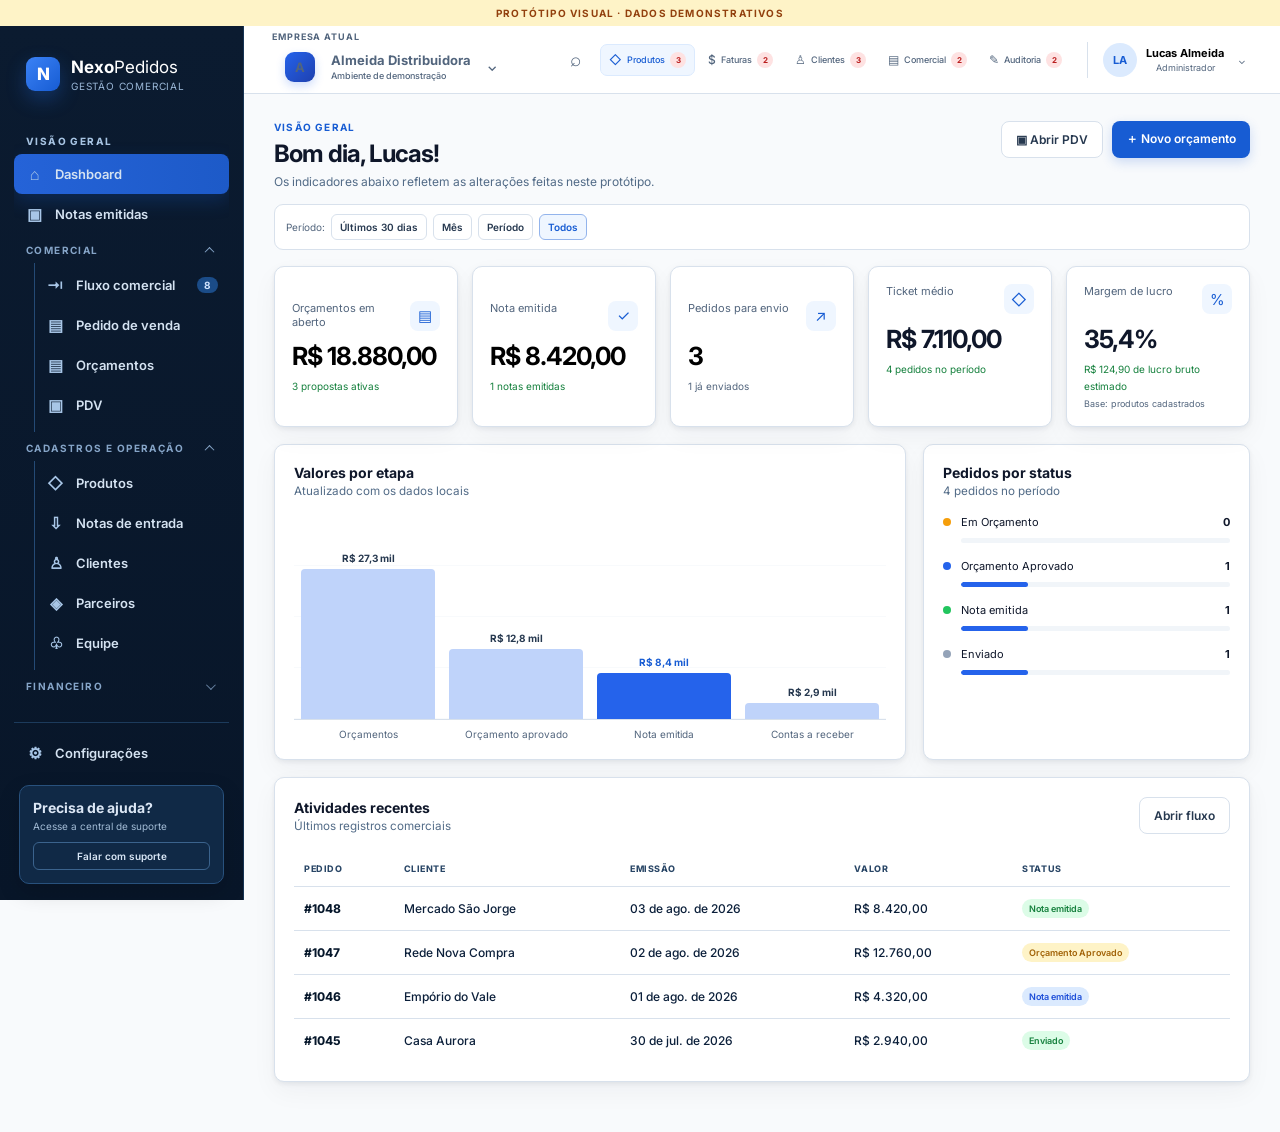
<file: docs/index.html>
<!doctype html>
<html lang="pt-BR">
<head>
  <meta charset="utf-8">
  <meta name="viewport" content="width=device-width, initial-scale=1">
  <title>NexoPedidos — Mockup</title>
  <meta name="description" content="Mockup navegável do NexoPedidos, gestão comercial do orçamento à entrega.">
  <link rel="preconnect" href="https://fonts.googleapis.com">
  <link rel="preconnect" href="https://fonts.gstatic.com" crossorigin>
  <link href="https://fonts.googleapis.com/css2?family=Inter:wght@400;500;600;700&display=swap" rel="stylesheet">
  <link rel="stylesheet" href="main.css?v=20260818-9">
  <link rel="stylesheet" href="contact.css?v=20260806-3">
  <link rel="stylesheet" href="flow.css?v=20260812-2">
  <link rel="stylesheet" href="notify.css?v=20260810-2">
  <link rel="stylesheet" href="products.css?v=20260811-1">
  <link rel="stylesheet" href="suggestion-polish.css?v=20260812-1">
  <link rel="stylesheet" href="purchase-modal.css?v=20260812-6">
</head>
<body>
  <div class="prototype-ribbon">PROTÓTIPO VISUAL · DADOS DEMONSTRATIVOS</div>
  <div class="app-shell">
    <aside class="sidebar" id="sidebar">
      <div class="brand"><span class="brand-mark">N</span><span><strong>Nexo</strong>Pedidos<small>Gestão comercial</small></span></div>
      <nav class="nav" aria-label="Navegação principal">
        <span class="nav-label">VISÃO GERAL</span>
        <button class="nav-item active" data-page="dashboard"><span>⌂</span> Dashboard</button>
        <button class="nav-item" data-page="notasEmitidas"><span>▣</span> Notas emitidas</button>
        <div class="nav-group nav-category-group open"><button class="nav-category" data-nav-toggle aria-expanded="true"><span>COMERCIAL</span><i class="nav-chevron" aria-hidden="true"></i></button><div class="nav-submenu nav-category-menu"><button class="nav-item" data-page="fluxo"><span>⇥</span> Fluxo comercial <b>8</b></button><button class="nav-item" data-page="pedidoVenda"><span>▤</span> Pedido de venda</button><button class="nav-item" data-page="orcamentos"><span>▤</span> Orçamentos</button><button class="nav-item" data-page="pdv"><span>▣</span> PDV</button></div></div>
        <div class="nav-group nav-category-group open"><button class="nav-category" data-nav-toggle aria-expanded="true"><span>CADASTROS E OPERAÇÃO</span><i class="nav-chevron" aria-hidden="true"></i></button><div class="nav-submenu nav-category-menu"><button class="nav-item" data-page="produtos"><span>◇</span> Produtos</button><button class="nav-item" data-page="notasEntrada"><span>⇩</span> Notas de entrada</button><button class="nav-item" data-page="compradores"><span>♙</span> Clientes</button><button class="nav-item" data-page="parceiros"><span>◈</span> Parceiros</button><button class="nav-item" data-page="equipe"><span>♧</span> Equipe</button></div></div>
        <div class="nav-group nav-category-group"><button class="nav-category" data-nav-toggle aria-expanded="false"><span>FINANCEIRO</span><i class="nav-chevron" aria-hidden="true"></i></button><div class="nav-submenu nav-category-menu"><button class="nav-item" data-page="pagamentos"><span>▰</span> Formas de pagamento</button><button class="nav-item" data-page="remessas"><span>▤</span> Remessas</button><button class="nav-item" data-page="contasReceber"><span>↗</span> Contas a receber</button><button class="nav-item" data-page="contas"><span>▤</span> Contas a pagar</button><button class="nav-item" data-page="reconciliacao"><span>⇄</span> Reconciliação</button><button class="nav-item" data-page="lucratividade"><span>%</span> Lucratividade</button></div></div>
      </nav>
      <div class="sidebar-footer"><button class="nav-item" data-page="configuracoes"><span>⚙</span> Configurações</button><div class="help-card"><strong>Precisa de ajuda?</strong><small>Acesse a central de suporte</small><button>Falar com suporte</button></div></div>
    </aside>

    <main class="main">
      <header class="topbar">
        <button class="icon-button menu-button" id="menuButton" aria-label="Abrir menu">☰</button>
        <div class="company-switcher" id="companySwitcher"><small>EMPRESA ATUAL</small><button id="companySwitcherButton" type="button" aria-expanded="false" aria-controls="companySwitcherMenu"><span class="company-mark" id="currentCompanyMark">A</span><span class="company-button-copy"><strong id="currentCompanyName">Almeida Distribuidora</strong><small>Ambiente de demonstração</small></span><span class="company-chevron">⌄</span></button><div class="company-switcher-menu" id="companySwitcherMenu" hidden></div></div>
        <div class="top-actions"><button class="icon-button" aria-label="Pesquisar">⌕</button><div class="notification-center"><div class="notification-buttons" id="notificationButtons" aria-label="Notificações por categoria"></div><div class="notification-panel" id="notificationPanel" hidden></div></div><div class="user-menu"><button class="user" id="userMenuButton" aria-label="Abrir menu do usuário" aria-expanded="false"><span class="avatar">LA</span><span><strong>Lucas Almeida</strong><small>Administrador</small></span><i>⌄</i></button><div class="user-dropdown" id="userDropdown" hidden><div class="user-dropdown-head"><strong>Lucas Almeida</strong><small>Almeida Distribuidora</small></div><button id="forceRefreshButton"><span>↻</span><span><strong>Forçar recarregamento</strong><small>Limpar cache e recarregar a página</small></span></button></div></div></div>
      </header>

      <section class="content" id="content" aria-live="polite"></section>
    </main>
  </div>

  <div class="modal-backdrop" id="modal" hidden>
    <div class="modal" role="dialog" aria-modal="true" aria-labelledby="modalTitle">
      <button class="modal-close" id="modalClose" aria-label="Fechar">×</button>
      <div class="modal-icon" id="modalIcon">＋</div><h2 id="modalTitle">Novo registro</h2><p id="modalDescription">Os dados ficam salvos somente neste navegador.</p>
      <form id="recordForm">
        <div id="formFields"></div>
        <div class="modal-error" id="modalError"></div>
        <div class="modal-actions"><button type="button" class="btn secondary" id="modalCancel">Cancelar</button><button type="submit" class="btn primary" id="modalSubmit">Salvar</button></div>
      </form>
    </div>
  </div>
  <div class="toast" id="toast" role="status">Alteração salva no navegador</div>
  <script src="app.js?v=20260818-9"></script>
  <script src="products.js?v=20260812-2"></script>
</body>
</html>
</file>
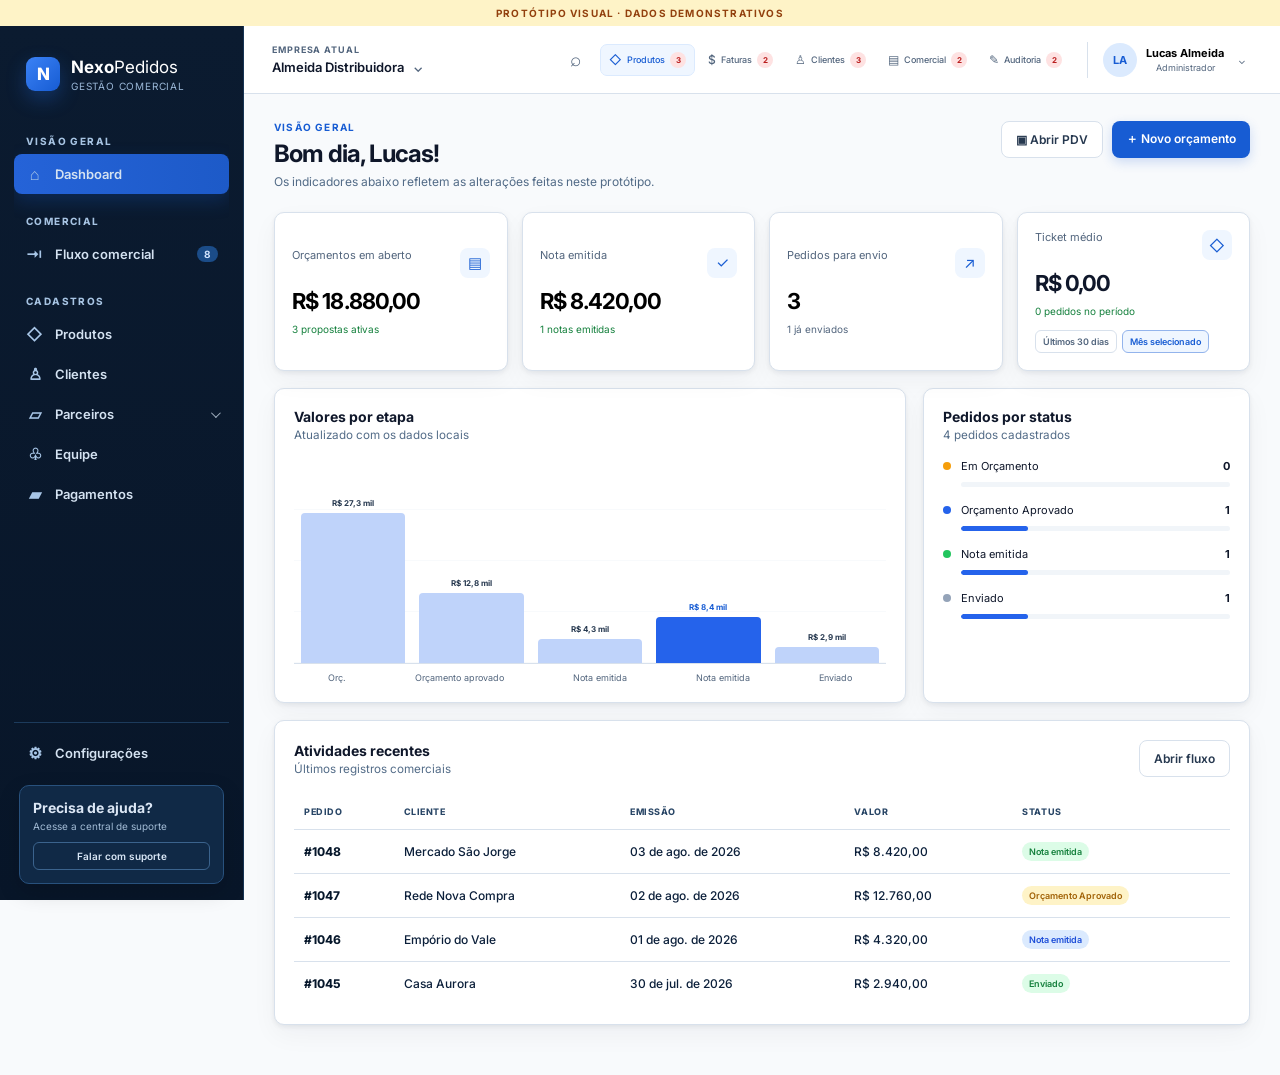
<file: mockup/index.html>
<!doctype html>
<html lang="pt-BR">
<head>
  <meta charset="utf-8">
  <meta name="viewport" content="width=device-width, initial-scale=1">
  <title>NexoPedidos — Mockup</title>
  <meta name="description" content="Mockup navegável do NexoPedidos, gestão comercial do orçamento à entrega.">
  <link rel="preconnect" href="https://fonts.googleapis.com">
  <link rel="preconnect" href="https://fonts.gstatic.com" crossorigin>
  <link href="https://fonts.googleapis.com/css2?family=Inter:wght@400;500;600;700&display=swap" rel="stylesheet">
  <link rel="stylesheet" href="main.css?v=20260806-3">
  <link rel="stylesheet" href="contact.css?v=20260806-3">
  <link rel="stylesheet" href="flow.css?v=20260806-3">
  <link rel="stylesheet" href="notify.css?v=20260806-11">
</head>
<body>
  <div class="prototype-ribbon">PROTÓTIPO VISUAL · DADOS DEMONSTRATIVOS</div>
  <div class="app-shell">
    <aside class="sidebar" id="sidebar">
      <div class="brand"><span class="brand-mark">N</span><span><strong>Nexo</strong>Pedidos<small>Gestão comercial</small></span></div>
      <nav class="nav" aria-label="Navegação principal">
        <span class="nav-label">VISÃO GERAL</span>
        <button class="nav-item active" data-page="dashboard"><span>⌂</span> Dashboard</button>
        <span class="nav-label">COMERCIAL</span>
        <button class="nav-item" data-page="fluxo"><span>⇥</span> Fluxo comercial <b>8</b></button>
        <span class="nav-label">CADASTROS</span>
        <button class="nav-item" data-page="produtos"><span>◇</span> Produtos</button>
        <button class="nav-item" data-page="compradores"><span>♙</span> Clientes</button>
        <div class="nav-group"><button class="nav-item" data-partners-toggle aria-expanded="false"><span>▱</span> Parceiros <i class="nav-chevron" aria-hidden="true"></i></button><div class="nav-submenu" id="partnersSubmenu"><button class="nav-subitem" data-page="fornecedores">Fornecedores</button><button class="nav-subitem" data-page="transportadoras">Transportadoras</button></div></div>
        <button class="nav-item" data-page="equipe"><span>♧</span> Equipe</button>
        <button class="nav-item" data-page="pagamentos"><span>▰</span> Pagamentos</button>
      </nav>
      <div class="sidebar-footer"><button class="nav-item" data-page="configuracoes"><span>⚙</span> Configurações</button><div class="help-card"><strong>Precisa de ajuda?</strong><small>Acesse a central de suporte</small><button>Falar com suporte</button></div></div>
    </aside>

    <main class="main">
      <header class="topbar">
        <button class="icon-button menu-button" id="menuButton" aria-label="Abrir menu">☰</button>
        <div class="company-switcher"><small>EMPRESA ATUAL</small><button>Almeida Distribuidora <span>⌄</span></button></div>
        <div class="top-actions"><button class="icon-button" aria-label="Pesquisar">⌕</button><div class="notification-center"><div class="notification-buttons" id="notificationButtons" aria-label="Notificações por categoria"></div><div class="notification-panel" id="notificationPanel" hidden></div></div><div class="user-menu"><button class="user" id="userMenuButton" aria-label="Abrir menu do usuário" aria-expanded="false"><span class="avatar">LA</span><span><strong>Lucas Almeida</strong><small>Administrador</small></span><i>⌄</i></button><div class="user-dropdown" id="userDropdown" hidden><div class="user-dropdown-head"><strong>Lucas Almeida</strong><small>Almeida Distribuidora</small></div><button id="forceRefreshButton"><span>↻</span><span><strong>Forçar recarregamento</strong><small>Limpar cache e recarregar a página</small></span></button></div></div></div>
      </header>

      <section class="content" id="content" aria-live="polite"></section>
    </main>
  </div>

  <div class="modal-backdrop" id="modal" hidden>
    <div class="modal" role="dialog" aria-modal="true" aria-labelledby="modalTitle">
      <button class="modal-close" id="modalClose" aria-label="Fechar">×</button>
      <div class="modal-icon" id="modalIcon">＋</div><h2 id="modalTitle">Novo registro</h2><p id="modalDescription">Os dados ficam salvos somente neste navegador.</p>
      <form id="recordForm">
        <div id="formFields"></div>
        <div class="modal-error" id="modalError"></div>
        <div class="modal-actions"><button type="button" class="btn secondary" id="modalCancel">Cancelar</button><button type="submit" class="btn primary" id="modalSubmit">Salvar</button></div>
      </form>
    </div>
  </div>
  <div class="toast" id="toast" role="status">Alteração salva no navegador</div>
  <script src="app.js?v=20260806-10"></script>
</body>
</html>
</file>
<file: docs/main.css>
:root{--navy-950:#071426;--navy-900:#0b1f3a;--navy-800:#102b4e;--blue-700:#175cd3;--blue-600:#2563eb;--blue-50:#eff6ff;--slate-950:#0f172a;--slate-700:#334155;--slate-500:#64748b;--slate-300:#cbd5e1;--slate-100:#f1f5f9;--slate-50:#f8fafc;--green-700:#15803d;--amber-700:#b45309;--red-700:#b91c1c;--border:#e4e9f0;--radius:10px;--shadow:0 1px 3px rgba(15,23,42,.06),0 8px 24px rgba(15,23,42,.04)}
*{box-sizing:border-box}html{font-family:Inter,"Segoe UI",sans-serif;color:var(--slate-950);background:var(--slate-50)}body{margin:0;font-size:14px}.prototype-ribbon{position:fixed;z-index:100;top:0;left:0;right:0;height:26px;background:#fef3c7;color:#92400e;text-align:center;font-size:10px;font-weight:700;letter-spacing:.12em;line-height:26px}.app-shell{display:flex;min-height:100vh;padding-top:26px}.sidebar{position:fixed;left:0;top:26px;bottom:0;width:244px;background:var(--navy-950);color:#dce7f5;padding:22px 14px 16px;display:flex;flex-direction:column;z-index:20}.brand{height:52px;display:flex;align-items:center;gap:11px;padding:0 10px;font-size:17px;color:#fff}.brand-mark{display:grid;place-items:center;width:34px;height:34px;border-radius:9px;background:linear-gradient(135deg,#3b82f6,#175cd3);font-weight:800}.brand strong{font-weight:700}.brand small{display:block;color:#8ca2bb;font-size:10px;letter-spacing:.08em;text-transform:uppercase;margin-top:3px}.nav{overflow:auto;flex:1;padding-top:14px}.nav-label{display:block;color:#607b98;font-size:9px;font-weight:700;letter-spacing:.12em;margin:18px 12px 7px}.nav-item{border:0;background:transparent;color:#aebfd2;width:100%;height:40px;border-radius:8px;padding:0 11px;display:flex;align-items:center;gap:11px;text-align:left;font:500 13px Inter;cursor:pointer;transition:.15s}.nav-item span{width:19px;text-align:center;font-size:16px}.nav-item b{margin-left:auto;background:#183a61;color:#9fc5ff;font-size:10px;border-radius:10px;padding:2px 7px}.nav-item:hover,.nav-item:focus-visible{background:var(--navy-900);color:#fff;outline:none}.nav-item.active{background:var(--blue-700);color:#fff;box-shadow:0 5px 16px rgba(23,92,211,.25)}.sidebar-footer{border-top:1px solid #142b45;padding-top:10px}.help-card{margin:12px 5px 0;background:var(--navy-900);border:1px solid #193757;border-radius:10px;padding:13px}.help-card strong,.help-card small{display:block}.help-card small{color:#8299b2;font-size:10px;margin:4px 0 10px}.help-card button{width:100%;border:1px solid #2c4c70;border-radius:6px;background:transparent;color:#cbd9e8;padding:7px;font:600 10px Inter}.main{margin-left:244px;min-width:0;width:calc(100% - 244px)}.topbar{position:sticky;top:26px;z-index:10;height:68px;background:rgba(255,255,255,.96);backdrop-filter:blur(8px);border-bottom:1px solid var(--border);display:flex;align-items:center;padding:0 28px;justify-content:space-between}.company-switcher small{display:block;color:var(--slate-500);font-size:9px;font-weight:700;letter-spacing:.1em;margin-bottom:3px}.company-switcher button{border:0;background:none;padding:0;color:var(--slate-950);font:600 13px Inter}.company-switcher button span{color:var(--slate-500);margin-left:6px}.top-actions,.user{display:flex;align-items:center}.top-actions{gap:7px}.icon-button{width:36px;height:36px;border:0;background:transparent;border-radius:8px;color:var(--slate-500);font-size:19px;cursor:pointer}.icon-button:hover{background:var(--slate-100)}.notification{position:relative}.notification i{position:absolute;right:8px;top:7px;width:7px;height:7px;border-radius:50%;background:#ef4444;border:2px solid #fff}.user{gap:9px;margin-left:9px;padding-left:15px;border-left:1px solid var(--border)}.avatar{display:grid;place-items:center;width:34px;height:34px;border-radius:50%;background:#dbeafe;color:var(--blue-700);font-size:11px;font-weight:700}.user strong,.user small{display:block}.user strong{font-size:11px}.user small{color:var(--slate-500);font-size:9px;margin-top:2px}.user button{border:0;background:none;color:var(--slate-500)}.menu-button{display:none}.content{padding:27px 30px 50px;max-width:1600px;margin:auto}.page-head{display:flex;align-items:flex-start;justify-content:space-between;gap:20px;margin-bottom:23px}.eyebrow{color:var(--blue-700);font-size:10px;font-weight:700;letter-spacing:.12em;text-transform:uppercase;margin-bottom:6px}.page-head h1{font-size:24px;letter-spacing:-.035em;margin:0 0 6px}.page-head p{margin:0;color:var(--slate-500);font-size:12px}.btn{border:0;border-radius:8px;padding:10px 14px;font:600 12px Inter;cursor:pointer;display:inline-flex;align-items:center;gap:7px;justify-content:center}.btn.primary{background:var(--blue-700);color:#fff;box-shadow:0 4px 12px rgba(23,92,211,.2)}.btn.primary:hover{background:#124cad}.btn.secondary{background:#fff;color:var(--slate-700);border:1px solid var(--border)}.kpi-grid{display:grid;grid-template-columns:repeat(4,1fr);gap:14px;margin-bottom:17px}.card{background:#fff;border:1px solid var(--border);border-radius:var(--radius);box-shadow:var(--shadow)}.kpi{padding:17px;position:relative}.kpi-top{display:flex;justify-content:space-between;color:var(--slate-500);font-size:11px}.kpi-icon{width:30px;height:30px;border-radius:8px;display:grid;place-items:center;background:var(--blue-50);color:var(--blue-700);font-size:15px}.kpi strong{display:block;font-size:22px;letter-spacing:-.04em;margin:10px 0 5px}.trend{font-size:10px;color:var(--green-700)}.trend.neutral{color:var(--slate-500)}.dashboard-grid{display:grid;grid-template-columns:minmax(0,1.45fr) minmax(280px,.75fr);gap:17px}.panel{padding:19px}.panel-head{display:flex;justify-content:space-between;align-items:center;margin-bottom:17px}.panel-head h2{font-size:14px;margin:0}.panel-head small{color:var(--slate-500)}.chart{height:205px;display:flex;align-items:flex-end;gap:14px;border-bottom:1px solid var(--border);padding:12px 7px 0;background:repeating-linear-gradient(to bottom,#fff 0,#fff 50px,#f1f5f9 51px)}.bar-wrap{height:100%;flex:1;display:flex;align-items:flex-end;gap:4px;position:relative}.bar{flex:1;border-radius:4px 4px 0 0;background:#bfd3fa;min-width:7px}.bar.current{background:var(--blue-600)}.chart-labels{display:flex;justify-content:space-around;color:var(--slate-500);font-size:9px;margin-top:8px}.status-list{display:flex;flex-direction:column;gap:16px}.status-row{display:grid;grid-template-columns:9px 1fr auto;align-items:center;gap:9px}.dot{width:8px;height:8px;border-radius:50%;background:var(--blue-600)}.dot.amber{background:#f59e0b}.dot.green{background:#22c55e}.dot.slate{background:#94a3b8}.status-row span{font-size:11px}.status-row strong{font-size:11px}.progress{grid-column:2/4;height:5px;background:var(--slate-100);border-radius:6px;overflow:hidden}.progress i{display:block;height:100%;background:var(--blue-600);border-radius:6px}.activities{grid-column:1/3}.activity-table,.data-table{width:100%;border-collapse:collapse}.activity-table th,.activity-table td,.data-table th,.data-table td{text-align:left;border-bottom:1px solid var(--border);padding:12px 10px;font-size:11px}.activity-table th,.data-table th{color:var(--slate-500);font-size:9px;letter-spacing:.06em;text-transform:uppercase;font-weight:600}.activity-table tr:last-child td,.data-table tr:last-child td{border:0}.badge{display:inline-flex;padding:4px 7px;border-radius:20px;font-size:9px;font-weight:600;background:var(--slate-100);color:var(--slate-700)}.badge.blue{background:#dbeafe;color:#1d4ed8}.badge.green{background:#dcfce7;color:#15803d}.badge.amber{background:#fef3c7;color:#a16207}.badge.red{background:#fee2e2;color:#b91c1c}.filters{display:flex;gap:9px;padding:14px;border-bottom:1px solid var(--border)}.search{flex:1;position:relative}.search input,.filters select,input,select,textarea{width:100%;border:1px solid var(--border);background:#fff;border-radius:8px;padding:10px 11px;color:var(--slate-700);font:400 11px Inter;outline:none}.search input:focus,.filters select:focus,input:focus,select:focus,textarea:focus{border-color:#93b4ec;box-shadow:0 0 0 3px var(--blue-50)}.filters select{width:160px}.table-card{overflow:hidden}.product-name{display:flex;align-items:center;gap:9px}.product-icon{width:31px;height:31px;display:grid;place-items:center;border-radius:7px;background:var(--slate-100);color:var(--slate-500)}.product-name strong,.product-name small{display:block}.product-name small{color:var(--slate-500);font-size:9px;margin-top:2px}.table-footer{display:flex;justify-content:space-between;align-items:center;padding:13px 16px;border-top:1px solid var(--border);font-size:10px;color:var(--slate-500)}.pagination{display:flex;gap:4px}.pagination button{border:1px solid var(--border);background:#fff;width:28px;height:28px;border-radius:6px;color:var(--slate-500)}.pagination button.active{background:var(--blue-700);color:#fff;border-color:var(--blue-700)}.empty-state{text-align:center;padding:65px 20px}.empty-icon{width:56px;height:56px;margin:0 auto 14px;display:grid;place-items:center;border-radius:16px;background:var(--blue-50);color:var(--blue-700);font-size:23px}.empty-state h2{font-size:16px;margin:0 0 7px}.empty-state p{max-width:380px;margin:0 auto 18px;color:var(--slate-500);font-size:11px}.modal-backdrop{position:fixed;z-index:200;inset:0;background:rgba(7,20,38,.55);display:grid;place-items:center;padding:20px}.modal-backdrop[hidden]{display:none}.modal{position:relative;background:#fff;width:min(520px,100%);border-radius:14px;padding:25px;box-shadow:0 22px 70px rgba(7,20,38,.3)}.modal-close{position:absolute;right:15px;top:12px;border:0;background:none;font-size:24px;color:var(--slate-500);cursor:pointer}.modal-icon{width:38px;height:38px;display:grid;place-items:center;background:var(--blue-50);color:var(--blue-700);border-radius:10px;font-size:20px}.modal h2{font-size:18px;margin:14px 0 5px}.modal p{font-size:11px;color:var(--slate-500);margin:0 0 18px}.modal label{display:block;font-size:10px;font-weight:600;color:var(--slate-700);margin-bottom:13px}.modal label input,.modal label select,.modal label textarea{display:block;margin-top:6px}.modal textarea{height:72px;resize:vertical}.form-row{display:grid;grid-template-columns:1fr 1fr;gap:12px}.modal-actions{display:flex;justify-content:flex-end;gap:8px;margin-top:18px}.toast{position:fixed;z-index:300;right:24px;bottom:24px;background:var(--navy-900);color:#fff;padding:12px 17px;border-radius:8px;font-size:11px;box-shadow:0 10px 30px rgba(7,20,38,.25);transform:translateY(80px);opacity:0;transition:.25s}.toast.show{transform:translateY(0);opacity:1}
@media(max-width:1050px){.kpi-grid{grid-template-columns:repeat(2,1fr)}.dashboard-grid{grid-template-columns:1fr}.activities{grid-column:1}.sidebar{transform:translateX(-100%);transition:.25s}.sidebar.open{transform:translateX(0);box-shadow:20px 0 50px rgba(7,20,38,.25)}.main{margin-left:0;width:100%}.menu-button{display:block}.topbar{padding:0 18px}.content{padding:23px 20px}}
@media(max-width:680px){.prototype-ribbon{font-size:8px}.company-switcher{display:none}.user>span:not(.avatar),.user>button{display:none}.topbar{height:60px}.content{padding:19px 14px}.page-head{align-items:stretch;flex-direction:column}.page-head .btn{width:100%}.kpi-grid{grid-template-columns:1fr 1fr;gap:9px}.kpi{padding:14px}.kpi strong{font-size:18px}.filters{flex-wrap:wrap}.filters select{width:calc(50% - 5px)}.search{flex-basis:100%}.table-scroll{overflow-x:auto}.data-table{min-width:720px}.activities{overflow-x:auto}.activity-table{min-width:600px}.chart{gap:6px;height:175px}.help-card{display:none}.form-row{grid-template-columns:1fr}}
.row-actions{display:flex;justify-content:flex-end;gap:4px}.action-button{width:29px;height:29px;border:1px solid transparent;border-radius:7px;background:transparent;color:var(--slate-500);cursor:pointer}.action-button:hover{background:var(--slate-100);color:var(--blue-700)}.action-button.danger:hover{background:#fee2e2;color:var(--red-700)}.stock-control{display:inline-flex;align-items:center;gap:5px}.stock-control button{width:24px;height:24px;border:1px solid var(--border);background:#fff;border-radius:6px;cursor:pointer;color:var(--slate-700)}.stock-control button:hover{background:var(--blue-50);color:var(--blue-700)}.reset-button{color:#9fb2c7!important}.modal .field-help{display:block;color:var(--slate-500);font-size:9px;margin-top:4px}.modal input.error,.modal select.error{border-color:#ef4444}.modal-error{color:var(--red-700);font-size:10px;min-height:14px;margin-top:7px}.summary-strip{display:flex;gap:18px;padding:12px 16px;background:var(--slate-50);border-bottom:1px solid var(--border);color:var(--slate-500);font-size:10px}.summary-strip strong{color:var(--slate-950);margin-left:4px}.filter-empty{text-align:center;padding:45px;color:var(--slate-500)}
:root{--ticket-control-bg:#f8fafc}.ticket-kpi{min-width:0}.ticket-controls{display:flex;align-items:center;gap:5px;margin-top:12px;flex-wrap:wrap}.ticket-period{border:1px solid var(--border);background:#fff;color:var(--slate-500);border-radius:6px;padding:5px 7px;font:600 9px Inter;cursor:pointer}.ticket-period.active{background:var(--blue-50);border-color:#93b4ec;color:var(--blue-700)}.ticket-controls input{position:absolute;opacity:0;width:1px;height:1px;pointer-events:none}
:root{--ticket-control-bg:#f8fafc}.nav-group{width:100%}.nav-chevron{width:7px;height:7px;margin-left:auto;border-right:1.5px solid currentColor;border-bottom:1.5px solid currentColor;transform:rotate(45deg) translateY(-2px);transition:transform .2s ease,opacity .2s ease;opacity:.75}.nav-group.open .nav-chevron{transform:rotate(225deg) translate(-1px,-1px);opacity:1}.nav-submenu{max-height:0;overflow:hidden;padding:0 0 0 30px;opacity:0;transform:translateY(-5px);transition:max-height .25s ease,opacity .2s ease,transform .25s ease,padding .25s ease}.nav-group.open .nav-submenu{max-height:120px;padding:2px 0 5px 30px;opacity:1;transform:translateY(0)}.nav-subitem{display:block;width:100%;border:0;background:transparent;color:#8fa6bf;text-align:left;border-radius:7px;padding:8px 11px;font:500 11px Inter;cursor:pointer}.nav-subitem:hover,.nav-subitem:focus-visible,.nav-subitem.active{background:var(--navy-900);color:#fff;outline:none}
:root{--sidebar-bg:#0b1b30;--sidebar-bg-deep:#081629;--sidebar-text:#c6d6e8;--sidebar-muted:#86a5c8}.sidebar{background:linear-gradient(180deg,var(--sidebar-bg) 0%,var(--sidebar-bg-deep) 100%);border-right:1px solid #173453}.brand{padding-left:12px}.brand-mark{box-shadow:0 8px 20px rgba(37,111,232,.3)}.brand small{color:#9ab7d7}.nav-label{color:var(--sidebar-muted);font-size:10px;letter-spacing:.14em;margin-top:21px}.nav-item{color:var(--sidebar-text);font-size:13px}.nav-item span{color:#a8c6e7}.nav-item:hover,.nav-item:focus-visible{background:#122b4a;color:#fff}.nav-item.active{background:linear-gradient(90deg,#2563d8,#1d5ac8);box-shadow:0 7px 18px rgba(20,83,180,.28)}.nav-item b{background:#1b4c88;color:#d3e5ff}.nav-submenu{border-left:1px solid #244a75;margin-left:20px}.nav-subitem{color:#a9bfd9;padding-left:14px}.nav-subitem:hover,.nav-subitem:focus-visible,.nav-subitem.active{background:#102b4d;color:#fff}.sidebar-footer{border-top-color:#1c3b5c}.help-card{background:#102946;border-color:#28517d;box-shadow:0 8px 22px rgba(0,0,0,.16)}.help-card small{color:#a2bbd5}.help-card button{border-color:#3b638d;color:#d8e6f5}.nav{scrollbar-color:#55718f #0b1b30;scrollbar-width:thin}
:root{--slate-500:#52657d;--slate-700:#26384f;--border:#d8e1ec}.data-table td,.activity-table td{color:#1f3047}.data-table td strong,.activity-table td strong{color:#0f2038;font-weight:650}.data-table tbody tr:hover,.activity-table tbody tr:hover{background:#f7faff}.product-name strong{color:#0f2038}.product-name small,.table-footer,.panel-head small,.page-head p{color:#52657d}.filters input,.filters select{color:#26384f}.summary-strip{color:#52657d}.summary-strip strong{color:#0f2038}.card{box-shadow:0 2px 5px rgba(15,23,42,.07),0 10px 26px rgba(15,23,42,.045)}
.sidebar-close{display:none}.sidebar-backdrop{display:none}@media(max-width:1050px){.sidebar-close{display:grid;place-items:center;position:absolute;right:10px;top:16px;width:32px;height:32px;border:1px solid #315273;border-radius:8px;background:#102b4d;color:#dce9f7;font-size:22px;line-height:1;cursor:pointer;z-index:2}.sidebar-backdrop{position:fixed;inset:0;z-index:19;background:rgba(5,17,31,.42)}.sidebar-backdrop:not([hidden]){display:block}}
.bar-wrap{border:0;padding:0;background:transparent;min-width:0;cursor:pointer}
.bar-wrap:focus{outline:none}
.bar-wrap:focus-visible{outline:2px solid #93b4ec;outline-offset:3px;border-radius:6px}
.ticket-controls{position:relative}.ticket-month-picker{position:absolute;z-index:30;top:100%;right:0;margin-top:6px;width:170px;max-height:220px;overflow:auto;padding:5px;background:#fff;border:1px solid var(--border);border-radius:8px;box-shadow:0 10px 24px rgba(7,20,38,.14)}
.settings-module{padding:18px 0;border-bottom:1px solid var(--border)}.settings-module:first-child{padding-top:0}.settings-module:last-of-type{border-bottom:0}.settings-module-head{display:flex;align-items:center;gap:10px;margin-bottom:15px}.settings-module-head>span{display:grid;place-items:center;width:30px;height:30px;border-radius:8px;background:var(--blue-50);color:var(--blue-700);font-size:15px}.settings-module-head h2{margin:0;font-size:13px}.settings-module-head small,.module-help{color:var(--slate-500);font-size:9px}.module-help{display:block;margin-top:-3px}.settings-module label{position:relative;display:block;margin-bottom:13px;color:var(--slate-700);font-size:10px;font-weight:600}.settings-module label input,.settings-module label textarea{display:block;margin-top:6px}.settings-module label textarea{width:100%;line-height:1.5;resize:vertical}.settings-module label small{display:block;margin-top:5px;color:var(--slate-500);font-size:8px;font-weight:400}
.settings-search-card{margin-bottom:12px;padding:14px 16px;border:1px solid var(--border);border-radius:var(--radius);background:#fff;box-shadow:var(--shadow)}.settings-search-card label{display:block;margin-bottom:6px;color:var(--slate-700);font-size:10px;font-weight:600}.settings-search-card input{width:100%}.settings-search-results{display:flex;flex-wrap:wrap;gap:5px;margin-top:8px}.settings-search-results:empty{display:none}.settings-search-results button{border:1px solid #dbeafe;border-radius:6px;background:var(--blue-50);color:var(--blue-700);padding:5px 8px;font:600 9px Inter;cursor:pointer}.settings-search-results button:hover{background:#dbeafe}.settings-search-results span{color:var(--slate-500);font-size:9px}
.table-header-filter{border:0;background:transparent;color:inherit;padding:0;font:inherit;letter-spacing:inherit;text-transform:inherit;cursor:pointer}.table-header-filter:hover{color:var(--blue-700)}.table-header-filter span{margin-left:4px;color:var(--blue-700)}
.table-filter-header{position:relative}.table-filter-popover{position:absolute;z-index:50;top:calc(100% - 4px);left:8px;min-width:130px;padding:5px;border:1px solid var(--border);border-radius:8px;background:#fff;box-shadow:0 10px 24px rgba(7,20,38,.16)}.table-filter-popover button{display:block;width:100%;padding:7px 8px;border:0;border-radius:5px;background:transparent;color:var(--slate-700);text-align:left;font:500 10px Inter;cursor:pointer}.table-filter-popover button:hover{background:var(--blue-50);color:var(--blue-700)}
.kpi-note{display:block;margin-top:5px;color:var(--slate-500);font-size:9px}
.kpi-grid{grid-template-columns:repeat(5,minmax(0,1fr))}@media(max-width:1050px){.kpi-grid{grid-template-columns:repeat(2,minmax(0,1fr))}}
.dashboard-period-controls{display:flex;align-items:center;gap:6px;flex-wrap:wrap;margin:-8px 0 16px;padding:9px 11px;border:1px solid var(--border);border-radius:9px;background:#fff;color:var(--slate-500);font-size:10px}.dashboard-period-controls button{border:1px solid var(--border);border-radius:6px;background:#fff;color:var(--slate-700);padding:6px 8px;font:600 10px Inter;cursor:pointer}.dashboard-period-controls button:hover,.dashboard-period-controls button.active{border-color:#93b4ec;background:var(--blue-50);color:var(--blue-700)}.dashboard-period-controls select,.dashboard-period-controls input{width:auto;padding:6px 8px;font-size:10px}.dashboard-period-controls select[hidden],.dashboard-range-inputs[hidden]{display:none}.dashboard-range-inputs{display:inline-flex;align-items:center;gap:5px}.dashboard-range-inputs b{font-size:9px;font-weight:500;color:var(--slate-500)}
.editable-row .action-button.danger{display:none}.editable-row.show-row-actions .action-button.danger{display:inline-grid;place-items:center;width:28px;height:28px;border:1px solid #fecaca;border-radius:7px;background:#fff7f7;color:#b91c1c;font-size:13px}.editable-row.show-row-actions .action-button.danger:hover{background:#fee2e2;color:#991b1b}.editable-row.show-row-actions{background:#fffaf9}.editable-row .row-actions{min-width:30px}
.flow-card .flow-delete{visibility:hidden;opacity:0;transition:opacity .15s}.flow-card.show-row-actions .flow-delete{visibility:visible;opacity:1}
.data-table th:last-child,.data-table td:last-child{display:none}.context-action-menu{position:fixed;z-index:500;min-width:130px;padding:5px;border:1px solid var(--border);border-radius:9px;background:#fff;box-shadow:0 12px 30px rgba(7,20,38,.2)}.context-action-menu button{display:block;width:100%;padding:8px 10px;border:0;border-radius:6px;background:transparent;color:var(--slate-700);text-align:left;font:600 10px Inter;cursor:pointer}.context-action-menu button:hover{background:var(--blue-50);color:var(--blue-700)}.context-action-menu button[data-context-delete]:hover{background:#fff1f2;color:#b91c1c}
.ticket-month-option{display:block;width:100%;border:0;border-radius:5px;background:transparent;color:var(--slate-700);padding:7px 8px;text-align:left;font:500 10px Inter;text-transform:capitalize;cursor:pointer}
.ticket-month-option:hover,.ticket-month-option.active{background:var(--blue-50);color:var(--blue-700)}
.payables-grid{display:grid;gap:16px}.payables-section-head{padding:17px 19px;margin:0;border-bottom:1px solid var(--border)}.payables-section-head h2{font-size:14px;margin:0}.payables-section-head small{display:block;margin-top:4px;color:var(--slate-500);font-size:10px}.pay-button{padding:6px 8px;font-size:9px;white-space:nowrap}
.purchase-suggestion-card{margin-bottom:16px;padding:19px}.purchase-suggestion-filters{display:flex;gap:10px;margin-bottom:14px}.purchase-suggestion-filters label{display:block;min-width:190px;color:var(--slate-700);font-size:10px;font-weight:600}.purchase-suggestion-filters select{display:block;margin-top:6px;width:100%}@media(max-width:680px){.purchase-suggestion-filters{flex-direction:column}.purchase-suggestion-filters label{min-width:0}}
.kpi strong{font-size:25px}.kpi-grid{align-items:stretch}
@media(max-width:680px){.kpi strong{font-size:20px}}
.chart{display:grid;grid-template-columns:repeat(4,minmax(0,1fr));align-items:stretch;gap:14px}.bar-wrap{width:100%;height:100%}.chart-labels{display:grid;grid-template-columns:repeat(4,minmax(0,1fr));justify-content:stretch;gap:14px;padding:0 7px;text-align:center;align-items:start}.chart-labels span{display:block;width:100%;min-width:0}
@media(max-width:680px){.chart{gap:6px}.chart-labels{gap:6px}}
.profit-grid{display:grid;grid-template-columns:repeat(3,minmax(0,1fr));gap:16px;margin-bottom:16px}.profit-grid .kpi{min-height:118px}.negative{color:var(--red-700)!important}@media(max-width:820px){.profit-grid{grid-template-columns:1fr}}@media(max-width:680px){.data-table{min-width:720px}.page-head h1{font-size:22px}.page-head p{max-width:100%}}
.company-switcher{position:relative}.company-switcher>button{display:flex;align-items:center;gap:6px;max-width:260px;cursor:pointer;text-align:left}.company-switcher>button:hover{color:var(--blue-700)}.company-switcher-menu{position:absolute;z-index:40;top:48px;left:-10px;width:260px;padding:7px;background:#fff;border:1px solid var(--border);border-radius:10px;box-shadow:0 14px 36px rgba(7,20,38,.16)}.company-switcher-menu[hidden]{display:none}.company-option{display:flex;align-items:center;justify-content:space-between;width:100%;gap:10px;padding:10px;border:0;border-radius:7px;background:#fff;color:var(--slate-700);text-align:left;font:500 11px Inter;cursor:pointer}.company-option:hover{background:var(--blue-50);color:var(--blue-700)}.company-option.active{background:var(--blue-50);color:var(--blue-700);font-weight:700}.company-option small{margin:0;color:var(--slate-500);font-size:9px;letter-spacing:0;text-transform:none}.company-option.active small{color:var(--blue-700)}
.company-switcher>button{gap:10px;padding:6px 9px 6px 6px;border:1px solid transparent;border-radius:11px;transition:background .18s,border-color .18s,box-shadow .18s}.company-switcher>button:hover,.company-switcher>button[aria-expanded="true"]{background:#f8fbff;border-color:#dbeafe;box-shadow:0 4px 14px rgba(37,99,235,.08)}.company-switcher>button:focus-visible{outline:3px solid rgba(37,99,235,.18);outline-offset:2px}.company-mark{display:grid;place-items:center;flex:0 0 30px;width:30px;height:30px;border-radius:9px;background:linear-gradient(135deg,#2563eb,#1e40af);color:#fff;font:700 13px Inter;box-shadow:0 4px 10px rgba(37,99,235,.22)}.company-button-copy{display:flex;flex-direction:column;align-items:flex-start;gap:2px;min-width:0}.company-button-copy strong{max-width:190px;overflow:hidden;text-overflow:ellipsis;white-space:nowrap;font-size:13px;line-height:16px}.company-button-copy small{display:block;margin:0;color:var(--slate-500);font-size:9px;font-weight:500;letter-spacing:0;text-transform:none;white-space:nowrap}.company-chevron{margin-left:auto;color:var(--slate-500);font-size:13px;line-height:1;transition:transform .18s}.company-switcher>button[aria-expanded="true"] .company-chevron{transform:rotate(180deg);color:var(--blue-700)}.company-switcher-menu{top:58px;left:0;width:300px;padding:9px;border-radius:14px;box-shadow:0 18px 42px rgba(15,23,42,.16)}.company-switcher-menu::before{content:"Trocar empresa";display:block;padding:5px 9px 8px;color:var(--slate-500);font-size:9px;font-weight:700;letter-spacing:.08em;text-transform:uppercase}.company-option{position:relative;min-height:46px;padding:9px 10px 9px 12px;border:1px solid transparent;transition:background .15s,border-color .15s}.company-option::before{content:"";flex:0 0 26px;width:26px;height:26px;border-radius:8px;background:#e0ecff}.company-option span{flex:1;min-width:0;overflow:hidden;text-overflow:ellipsis;white-space:nowrap}.company-option:hover{border-color:#dbeafe}.company-option.active::after{content:"✓";font-weight:800;color:var(--blue-700)}
@media(max-width:760px){.company-switcher{max-width:190px}.company-button-copy strong{max-width:125px}.company-button-copy small{display:none}.top-actions{gap:2px}.user{margin-left:2px;padding-left:5px}.user>span:not(.avatar){display:none}.company-switcher-menu{width:min(300px,calc(100vw - 28px));max-width:calc(100vw - 28px)}}
.company-option.active{border-color:#bfdbfe;background:#eff6ff;box-shadow:inset 3px 0 0 var(--blue-600)}.company-option.active::after{content:none}
.company-option::before{margin-left:5px}
.topbar-spacer{flex:1;min-width:0}.company-context-card{padding:18px;margin-bottom:17px}.company-context-head{display:flex;align-items:flex-start;justify-content:space-between;gap:16px;margin-bottom:14px}.company-context-head h2{margin:0 0 4px;font-size:14px}.company-context-head p{margin:0;color:var(--slate-500);font-size:11px}.company-context-label{max-width:260px;padding:7px 10px;border-radius:8px;background:var(--blue-50);color:var(--blue-700);font-size:10px;font-weight:700;white-space:nowrap;overflow:hidden;text-overflow:ellipsis}.company-choice-grid{display:grid;grid-template-columns:repeat(2,minmax(0,1fr));gap:10px}.company-choice{display:flex;align-items:center;gap:10px;min-width:0;padding:10px 12px;border:1px solid var(--border);border-radius:10px;background:#fff;color:var(--slate-700);text-align:left;cursor:pointer;transition:.15s}.company-choice:hover,.company-choice:focus-visible{border-color:#93b4ec;background:var(--blue-50);outline:none}.company-choice.active{border-color:#93b4ec;background:#eff6ff;box-shadow:inset 3px 0 0 var(--blue-600)}.company-choice-mark{display:grid;place-items:center;flex:0 0 30px;width:30px;height:30px;border-radius:9px;background:#dbeafe;color:var(--blue-700);font-size:12px;font-weight:700}.company-choice.active .company-choice-mark{background:var(--blue-700);color:#fff}.company-choice>span:last-child{display:flex;flex-direction:column;gap:2px;min-width:0}.company-choice strong,.company-choice small{overflow:hidden;text-overflow:ellipsis;white-space:nowrap}.company-choice strong{font-size:11px}.company-choice small{color:var(--slate-500);font-size:9px}@media(max-width:680px){.company-context-head{flex-direction:column}.company-context-label{max-width:100%}.company-choice-grid{grid-template-columns:1fr}}
.company-choice-grid{min-width:0}@media(max-width:760px){.company-context-head{flex-direction:column}.company-context-label{max-width:100%}.company-choice-grid{grid-template-columns:1fr}}
.partner-view-card{padding:18px;margin-bottom:17px}.partner-view-head{display:flex;align-items:flex-start;justify-content:space-between;gap:16px;margin-bottom:14px}.partner-view-head h2{margin:0 0 4px;font-size:14px}.partner-view-head p{margin:0;color:var(--slate-500);font-size:11px}.partner-view-count{padding:7px 10px;border-radius:8px;background:var(--blue-50);color:var(--blue-700);font-size:10px;font-weight:700;white-space:nowrap}.partner-view-tabs{display:grid;grid-template-columns:repeat(2,minmax(0,1fr));gap:10px}.partner-view-tab{display:flex;align-items:center;justify-content:center;gap:8px;min-height:44px;border:1px solid var(--border);border-radius:9px;background:#fff;color:var(--slate-700);font:600 11px Inter;cursor:pointer;transition:.15s}.partner-view-tab:hover,.partner-view-tab:focus-visible{border-color:#93b4ec;background:var(--blue-50);outline:none}.partner-view-tab.active{border-color:#93b4ec;background:#eff6ff;color:var(--blue-700);box-shadow:inset 3px 0 0 var(--blue-600)}.partner-view-tab span{font-size:15px}@media(max-width:680px){.partner-view-head{flex-direction:column}.partner-view-tabs{grid-template-columns:1fr}}
.partner-search{display:block;margin-top:13px;color:var(--slate-600);font-size:10px;font-weight:600}.partner-search input{display:block;margin-top:6px}.partner-view-count{transition:.15s}
.nav-category{display:flex;align-items:center;justify-content:space-between;width:100%;border:0;background:transparent;color:var(--sidebar-muted);padding:10px 12px 7px;font:700 10px Inter;letter-spacing:.14em;text-align:left;cursor:pointer}.nav-category:hover,.nav-category:focus-visible{color:#fff;outline:none}.nav-category-group .nav-category .nav-chevron{margin-right:4px}.nav-category-group>.nav-submenu{padding-left:0}.nav-category-group.open>.nav-submenu{max-height:460px;padding:2px 0 7px;opacity:1;transform:translateY(0)}.nav-category-group .nav-item{min-height:38px}
</file>
<file: docs/contact.css>
.contact-link {
  display: inline-flex;
  align-items: center;
  gap: 7px;
  margin: -5px -7px;
  padding: 5px 7px;
  border-radius: 6px;
  color: var(--slate-700);
  text-decoration: none;
  transition: background-color .15s, color .15s;
}

.contact-link span {
  font-size: 13px;
}

.contact-link:hover,
.contact-link:focus-visible {
  background: var(--blue-50);
  color: var(--blue-700);
  outline: none;
}

.whatsapp-link span {
  color: #16a34a;
}

.whatsapp-link:hover,
.whatsapp-link:focus-visible {
  background: #ecfdf3;
  color: #15803d;
}

.editable-row {
  cursor: pointer;
  transition: background-color .15s;
}

.editable-row:hover,
.editable-row:focus-visible {
  background: #f8fbff;
  outline: none;
}

.editable-row:hover td:first-child {
  box-shadow: inset 3px 0 0 var(--blue-600);
}

.editable-row .contact-link,
.editable-row button {
  cursor: pointer;
}

.margin-value strong,
.margin-value small {
  display: block;
}

.margin-value strong {
  color: var(--green-700);
  font-size: 10px;
}

.margin-value small {
  margin-top: 3px;
  color: var(--slate-500);
  font-size: 8px;
}

.margin-value.negative strong,
.margin-preview strong.negative {
  color: var(--red-700);
}

.margin-value.neutral strong {
  color: var(--slate-500);
}

.margin-preview {
  display: flex;
  align-items: center;
  justify-content: space-between;
  margin-top: 5px;
  padding: 11px 13px;
  border: 1px solid #bbf7d0;
  border-radius: 8px;
  background: #f0fdf4;
  color: var(--slate-700);
  font-size: 9px;
}

.margin-preview strong {
  color: var(--green-700);
  font-size: 12px;
}

.margin-preview small {
  font-size: 9px;
}
</file>
<file: docs/flow.css>
.flow-summary{display:flex;align-items:center;gap:34px;margin-bottom:16px;padding:14px 17px;background:#fff;border:1px solid var(--border);border-radius:var(--radius);box-shadow:var(--shadow)}.flow-summary div{display:flex;flex-direction:column;gap:4px}.flow-summary small{font-size:8px;font-weight:700;letter-spacing:.08em;color:var(--slate-500)}.flow-summary strong{font-size:13px}.flow-summary .reset-button{margin-left:auto}.flow-board{display:grid;grid-template-columns:repeat(4,minmax(245px,1fr));gap:12px;align-items:start;overflow-x:auto;padding:1px 1px 14px}.flow-column{min-width:245px;background:#f2f5f9;border:1px solid var(--border);border-radius:12px;overflow:hidden}.flow-column>header{display:flex;align-items:center;justify-content:space-between;padding:15px;background:#fff;border-bottom:3px solid #8eb4f5}.flow-column.stage-1>header{border-color:#60a5fa}.flow-column.stage-2>header{border-color:#34d399}.flow-column.stage-3>header{border-color:#16a34a}.flow-title{display:flex;align-items:center;gap:10px}.flow-title>span{display:grid;place-items:center;width:31px;height:31px;border-radius:8px;background:var(--blue-50);color:var(--blue-700)}.stage-2 .flow-title>span,.stage-3 .flow-title>span{background:#ecfdf3;color:#15803d}.flow-title h2{font-size:12px;margin:0 0 3px}.flow-title small{display:block;color:var(--slate-500);font-size:8px}.flow-count{display:grid;place-items:center;min-width:24px;height:24px;padding:0 6px;border-radius:12px;background:var(--slate-100);font-size:10px;font-weight:700;color:var(--slate-700)}.flow-total{display:flex;justify-content:space-between;padding:10px 13px;color:var(--slate-500);font-size:9px;border-bottom:1px solid var(--border)}.flow-total strong{color:var(--slate-950)}.flow-cards{padding:10px;display:flex;flex-direction:column;gap:8px;min-height:125px}.flow-card{background:#fff;border:1px solid var(--border);border-radius:9px;padding:12px;box-shadow:0 1px 2px rgba(15,23,42,.04);cursor:pointer;transition:.15s}.flow-card:hover,.flow-card:focus-visible{border-color:#9cbbed;box-shadow:0 5px 15px rgba(15,23,42,.08);transform:translateY(-1px);outline:none}.flow-card-top{display:flex;justify-content:space-between;align-items:center}.flow-code{font-size:9px;font-weight:700;color:var(--blue-700)}.flow-card h3{font-size:11px;margin:11px 0 5px}.flow-card-value{font-size:15px;font-weight:700;letter-spacing:-.025em}.flow-card-meta{display:flex;justify-content:space-between;margin:11px 0;padding-top:9px;border-top:1px solid var(--slate-100);font-size:8px;color:var(--slate-500)}.flow-card-meta strong{color:var(--slate-700)}.flow-card-actions{display:flex;align-items:center;justify-content:space-between;gap:6px}.flow-next{border:0;background:var(--blue-50);color:var(--blue-700);border-radius:6px;padding:6px 9px;font:600 9px Inter;cursor:pointer}.flow-next:hover{background:#dbeafe}.flow-delete{border:0;background:transparent;color:var(--slate-500);border-radius:6px;padding:5px 7px;cursor:pointer}.flow-delete:hover{background:#fee2e2;color:var(--red-700)}.flow-complete{margin-left:auto;color:var(--green-700);font-size:8px;font-weight:600}.flow-empty{text-align:center;padding:22px 8px;color:var(--slate-500)}.flow-empty span{display:grid;place-items:center;width:34px;height:34px;margin:auto;border-radius:10px;background:#fff}.flow-empty p{font-size:9px;margin:8px 0}.flow-add{display:block;width:calc(100% - 20px);margin:0 10px 10px;border:1px dashed var(--slate-300);border-radius:8px;background:transparent;color:var(--slate-500);padding:8px;font:500 9px Inter;cursor:pointer}.flow-add:hover{border-color:#8eb4f5;background:var(--blue-50);color:var(--blue-700)}.flow-hint{text-align:center;color:var(--slate-500);font-size:9px;margin:5px 0}
@media(max-width:780px){.flow-summary{display:grid;grid-template-columns:1fr 1fr;gap:14px}.flow-summary .reset-button{margin:0}.flow-board{grid-template-columns:repeat(4,260px)}}
.flow-card.dragging{opacity:.35;transform:rotate(1deg) scale(.98)}.flow-column.drag-over{background:#e8f1ff;border-color:#7da8ed;box-shadow:inset 0 0 0 2px rgba(37,99,235,.12)}.flow-column.drag-over .flow-cards{min-height:170px}.flow-drag-handle{float:right;margin:-7px -5px 0 6px;color:var(--slate-300);font-size:15px;cursor:grab}.flow-card:active .flow-drag-handle{cursor:grabbing}
.store-search{display:flex;align-items:center;gap:12px;margin-bottom:12px;padding:11px 14px}.store-search>span{display:grid;place-items:center;width:32px;height:32px;border-radius:8px;background:var(--blue-50);color:var(--blue-700);font-size:17px}.store-search>div{flex:1}.store-search label{display:block;margin-bottom:2px;color:var(--slate-500);font-size:8px;font-weight:700;letter-spacing:.08em;text-transform:uppercase}.store-search input{border:0;padding:2px 0;font-size:12px;background:transparent;box-shadow:none}.store-search input:focus{box-shadow:none}.store-search>button{width:29px;height:29px;border:0;border-radius:7px;background:var(--slate-100);color:var(--slate-500);font-size:17px;cursor:pointer}.store-search>button:hover{background:#fee2e2;color:var(--red-700)}
.bar-value{position:absolute;z-index:2;left:50%;bottom:calc(var(--bar-height) + 5px);transform:translateX(-50%);white-space:nowrap;color:var(--slate-700);font-size:8px;font-weight:700}.bar-wrap:has(.bar.current) .bar-value{color:var(--blue-700)}
.chart-labels{display:grid;grid-template-columns:repeat(4,minmax(0,1fr));justify-content:stretch;gap:14px;padding:0 7px;text-align:center;align-items:start;font-size:10px}.chart-labels span{display:block;width:100%}.bar-value{font-size:10px}
@media(max-width:680px){.bar-value{font-size:7px}}
.quote-list-card .table-footer [data-page-link="dashboard"]{display:none}
.chart .bar-wrap{border:0;background:transparent;padding:0;font:inherit;cursor:pointer}.chart .bar-wrap:hover .bar,.chart .bar-wrap.selected .bar{filter:brightness(.92)}.chart .bar-wrap.selected{outline:2px solid #bfdbfe;outline-offset:4px;border-radius:6px}.panel-clear{border:0;background:var(--blue-50);color:var(--blue-700);border-radius:6px;padding:5px 8px;font:600 8px Inter;cursor:pointer}.panel-clear:hover{background:#dbeafe}.stage-items{display:flex;flex-direction:column;gap:7px}.stage-item{display:flex;align-items:center;justify-content:space-between;width:100%;padding:10px;border:1px solid var(--border);border-radius:8px;background:#fff;text-align:left;cursor:pointer}.stage-item:hover{border-color:#9cbbed;background:var(--blue-50)}.stage-item strong,.stage-item small{display:block}.stage-item strong{font-size:9px;color:var(--blue-700)}.stage-item small{margin-top:3px;color:var(--slate-500);font-size:9px}.stage-item b{font-size:10px}
</file>
<file: docs/notify.css>
.notification-center{position:relative}.notification{font-size:15px;filter:grayscale(1)}.notification-count{position:absolute;right:0;top:-2px;display:grid;place-items:center;min-width:17px;height:17px;padding:0 4px;border:2px solid #fff;border-radius:10px;background:#ef4444;color:#fff;font:700 8px Inter}.notification-count[hidden]{display:none}.notification-panel{position:absolute;z-index:80;top:44px;right:-70px;width:min(430px,calc(100vw - 24px));max-height:640px;background:#fff;border:1px solid var(--border);border-radius:12px;box-shadow:0 20px 55px rgba(7,20,38,.2);overflow:hidden}.notification-panel[hidden]{display:none}.notification-header{display:flex;align-items:center;justify-content:space-between;padding:15px 17px;border-bottom:1px solid var(--border)}.notification-header strong,.notification-header small{display:block}.notification-header strong{font-size:13px}.notification-header small{margin-top:3px;color:var(--slate-500);font-size:9px}.notification-header button,.notification-footer button{border:0;background:transparent;color:var(--blue-700);font:600 9px Inter;cursor:pointer}.notification-list{max-height:490px;overflow:auto}.notification-item{display:grid;grid-template-columns:33px 1fr;gap:10px;padding:13px 15px;border-bottom:1px solid var(--border);cursor:pointer;transition:.15s}.notification-item:hover{background:var(--slate-50)}.notification-item.read{opacity:.68}.notification-icon{display:grid;place-items:center;width:31px;height:31px;border-radius:8px;background:var(--blue-50);color:var(--blue-700);font-size:13px;font-weight:700}.notification-item.warning .notification-icon{background:#fef3c7;color:#a16207}.notification-item.critical .notification-icon{background:#fee2e2;color:#b91c1c}.notification-item.audit .notification-icon{background:#f3e8ff;color:#7e22ce}.notification-title{display:flex;align-items:center;justify-content:space-between}.notification-title strong{font-size:10px}.notification-title i{width:6px;height:6px;border-radius:50%;background:var(--blue-600)}.notification-item p{margin:4px 0;color:var(--slate-500);font-size:9px;line-height:1.45}.notification-item a{display:inline-block;margin-top:4px;color:var(--blue-700);font-size:9px;font-weight:600;text-decoration:none}.notification-item details{margin-top:7px}.notification-item summary{color:var(--slate-500);font-size:8px;cursor:pointer}.notification-item blockquote{margin:6px 0 0;padding:8px;border-left:2px solid var(--blue-600);background:var(--blue-50);color:var(--slate-700);font-size:8px;line-height:1.5}.restricted{display:block;margin-top:7px;color:#7e22ce;font-size:8px}.notification-footer{padding:10px;text-align:center;border-top:1px solid var(--border)}.notifications-empty{display:flex;flex-direction:column;align-items:center;padding:38px;color:var(--green-700)}.notifications-empty strong{margin-top:9px;font-size:11px}.notifications-empty span{margin-top:4px;color:var(--slate-500);font-size:9px}.settings-grid{display:grid;grid-template-columns:minmax(320px,.8fr) minmax(420px,1.2fr);gap:16px}.settings-card{padding:20px}.settings-card>label{position:relative;display:block;margin-bottom:18px;color:var(--slate-700);font-size:10px;font-weight:600}.settings-card>label input{margin-top:6px;padding-right:48px}.settings-card>label>small{display:block;margin-top:5px;color:var(--slate-500);font-size:8px;font-weight:400}.field-suffix{position:absolute;right:11px;top:29px;color:var(--slate-500);font-size:9px}.invoice-list{display:flex;flex-direction:column}.invoice-row{display:grid;grid-template-columns:1fr auto auto;align-items:center;gap:12px;padding:12px 0;border-bottom:1px solid var(--border)}.invoice-row:last-child{border:0}.invoice-row strong,.invoice-row small{display:block}.invoice-row strong{font-size:10px}.invoice-row small{margin-top:4px;color:var(--slate-500);font-size:8px}.invoice-row>span{font-size:10px;font-weight:600}.invoice-row .btn{padding:7px 9px;font-size:8px}.permission-note{display:flex;gap:11px;margin-top:16px;padding:14px;border:1px solid #e9d5ff;border-radius:10px;background:#faf5ff;color:#6b21a8}.permission-note p{margin:0;font-size:9px;line-height:1.5}
@media(max-width:800px){.notification-panel{position:fixed;top:94px;right:12px}.settings-grid{grid-template-columns:1fr}}
.settings-grid.single{grid-template-columns:minmax(320px,620px)}
.notification-buttons{display:flex;align-items:center;gap:4px}.notification-category{position:relative;height:32px;padding:0 8px;border:1px solid transparent;border-radius:7px;background:transparent;color:var(--slate-500);font:500 9px Inter;cursor:pointer;display:flex;align-items:center;gap:5px;transition:.15s}.notification-category>span{font-size:12px}.notification-category em{font-style:normal}.notification-category b{display:grid;place-items:center;min-width:16px;height:16px;padding:0 4px;border-radius:9px;background:#fee2e2;color:var(--red-700);font-size:8px}.notification-category b[hidden]{display:none}.notification-category:hover{background:var(--slate-100);color:var(--slate-700)}.notification-category.active{background:var(--blue-50);border-color:#dbeafe;color:var(--blue-700)}.notification-panel{right:0}
.kpi-link{width:100%;border:1px solid var(--border);text-align:left;font:inherit}.kpi-link:hover{border-color:#9cbbed;transform:translateY(-1px);cursor:pointer}.kpi-link:focus-visible{outline:3px solid var(--blue-50);border-color:var(--blue-600)}
.kpi[data-tooltip]{position:relative}.kpi[data-tooltip]::after{content:attr(data-tooltip);position:absolute;z-index:40;left:14px;right:14px;top:calc(100% + 8px);padding:9px 10px;border:1px solid #dbeafe;border-radius:7px;background:var(--navy-900);color:#fff;box-shadow:0 8px 20px rgba(7,20,38,.18);font:400 10px/1.4 Inter;opacity:0;pointer-events:none;transform:translateY(-3px);transition:opacity .15s,transform .15s;text-align:left}.kpi[data-tooltip]:hover::after,.kpi[data-tooltip]:focus-visible::after{opacity:1;transform:translateY(0)}
.kpi[data-tooltip]{z-index:1}.kpi[data-tooltip]::after{z-index:5}.ticket-kpi .ticket-month-picker{z-index:30}.date-filter{position:relative;z-index:10}
.date-filter{display:flex;align-items:center;gap:5px;color:var(--slate-500);font-size:9px;font-weight:600;white-space:nowrap}.date-filter input{width:145px;padding:10px 8px}.quote-filters .date-filter{display:none}
.filtered-total-card{display:flex;align-items:center;justify-content:space-between;gap:18px;margin-bottom:12px;padding:17px 20px;border:1px solid #dbeafe;border-radius:var(--radius);background:linear-gradient(110deg,#f8fbff,#fff);box-shadow:var(--shadow)}.filtered-total-card small,.filtered-total-card strong{display:block}.filtered-total-card small{color:var(--blue-700);font-size:9px;font-weight:700;letter-spacing:.08em}.filtered-total-card strong{margin-top:6px;color:var(--slate-950);font-size:25px;letter-spacing:-.04em}.filtered-total-card>span{color:var(--slate-500);font-size:10px}
@media(max-width:680px){.kpi[data-tooltip]::after{left:5px;right:5px;font-size:9px}}
@media(max-width:1250px){.notification-category{padding:0 7px}.notification-category em{display:none}.notification-category>span{font-size:14px}}
@media(max-width:680px){.notification-buttons{gap:1px}.notification-category{padding:0 5px}.top-actions>.icon-button{display:none}}
.settings-card textarea{margin-top:6px;line-height:1.55;resize:vertical}.settings-divider{height:1px;margin:23px 0;background:var(--border)}.message-heading{margin-bottom:15px}.message-heading code,.template-example code{padding:2px 5px;border-radius:4px;background:var(--blue-50);color:var(--blue-700);font:600 9px Consolas,monospace}.template-example{display:flex;flex-direction:column;gap:5px;margin:-2px 0 18px;padding:10px 12px;border:1px solid #dbeafe;border-radius:8px;background:#f8fbff;color:var(--slate-500);font-size:9px}.template-example strong{color:var(--slate-700)}
.user-menu{position:relative}.user-menu .user{border-top:0;border-right:0;border-bottom:0;background:transparent;cursor:pointer;font-family:Inter}.user-menu .user:hover{background:var(--slate-50);border-radius:8px}.user-menu .user i{margin-left:5px;color:var(--slate-500);font-style:normal;font-size:10px}.user-dropdown{position:absolute;z-index:90;top:45px;right:0;width:245px;overflow:hidden;border:1px solid var(--border);border-radius:11px;background:#fff;box-shadow:0 18px 45px rgba(7,20,38,.18)}.user-dropdown[hidden]{display:none}.user-dropdown-head{padding:13px 14px;border-bottom:1px solid var(--border)}.user-dropdown-head strong,.user-dropdown-head small{display:block}.user-dropdown-head strong{font-size:10px}.user-dropdown-head small{margin-top:3px;color:var(--slate-500);font-size:8px}.user-dropdown>button{display:flex;align-items:center;gap:10px;width:100%;padding:12px 14px;border:0;background:#fff;text-align:left;cursor:pointer}.user-dropdown>button:hover{background:var(--blue-50)}.user-dropdown>button>span:first-child{display:grid;place-items:center;width:30px;height:30px;border-radius:8px;background:var(--blue-50);color:var(--blue-700);font-size:17px}.user-dropdown>button strong,.user-dropdown>button small{display:block}.user-dropdown>button strong{color:var(--slate-700);font-size:9px}.user-dropdown>button small{margin-top:3px;color:var(--slate-500);font-size:8px}.user-dropdown>button.loading>span:first-child{animation:refresh-spin .7s linear infinite}@keyframes refresh-spin{to{transform:rotate(360deg)}}
@media(max-width:680px){.user-menu .user>span:not(.avatar),.user-menu .user>i{display:none}.user-dropdown{position:fixed;top:94px;right:12px}}
.data-table td,.activity-table td{color:#172b45!important}.data-table td strong,.activity-table td strong,.product-name strong{color:#071a32!important;font-weight:700}.data-table tbody tr:hover,.activity-table tbody tr:hover{background:#f1f6fd!important}.data-table th,.activity-table th{color:#425a76!important}.table-footer,.panel-head small,.page-head p,.product-name small{color:#526b87!important}.summary-strip{color:#526b87!important}.summary-strip strong{color:#071a32!important}
.data-table td,.activity-table td{color:#0b1f3a!important;font-size:12px!important;font-weight:500!important}.data-table td strong,.activity-table td strong,.product-name strong{color:#06172b!important;font-size:12px!important;font-weight:750!important}.data-table th,.activity-table th{color:#294666!important;font-weight:750!important}.nav-item{color:#d4e2f1!important;font-weight:600!important}.nav-label{color:#a7c4e3!important;font-weight:750!important}.nav-subitem{color:#c6d8eb!important;font-weight:600!important}
.settings-card label:has(input[name="markupPadrao"]) .field-suffix{display:none}.settings-card label:has(input[name="markupPadrao"])::after{content:'Exemplos: 0%, 30% ou 120%. O percentual é somado aos 100% do valor de compra.';display:block;color:var(--slate-500);font-size:9px;font-weight:400;margin-top:4px}
.settings-card label:has(input[name="markupPadrao"]) .field-suffix{display:none!important;visibility:hidden!important;width:0!important;margin:0!important;padding:0!important}
.settings-card label:has(input[name="markupPadrao"]){position:relative}.settings-card label:has(input[name="markupPadrao"])::before{content:'%';position:absolute;right:13px;top:34px;color:var(--slate-500);font-size:11px;font-weight:600;pointer-events:none}.settings-card label:has(input[name="markupPadrao"]) input{padding-right:30px}
.settings-card label:has(input[name="markupPadrao"])::before{display:none!important}.settings-card label:has(input[name="markupPadrao"]) input{padding-right:11px!important}
.message-preview{margin:4px 0 16px;padding:11px 13px;border:1px solid #dbeafe;border-radius:8px;background:#f8fbff;color:var(--slate-700);font-size:10px}.message-preview strong{display:block;margin-bottom:6px;color:var(--blue-700);font-size:9px;text-transform:uppercase;letter-spacing:.05em}.message-preview p{margin:0;white-space:pre-wrap;line-height:1.5;color:var(--slate-700)}
.dashboard-actions{display:flex;align-items:center;gap:9px;flex-wrap:wrap}.pdv-layout{display:grid;grid-template-columns:minmax(0,1.25fr) minmax(300px,.75fr);gap:17px}.pdv-products,.pdv-cart{padding:19px}.pdv-product-grid{display:grid;grid-template-columns:repeat(2,minmax(0,1fr));gap:10px}.pdv-product{display:flex;flex-direction:column;align-items:flex-start;gap:5px;padding:13px;border:1px solid var(--border);background:#fff;border-radius:9px;text-align:left;cursor:pointer}.pdv-product:hover{border-color:#93b4ec;background:var(--blue-50)}.pdv-product strong{color:#0b1f3a}.pdv-product small{color:var(--slate-500)}.pdv-product b{color:var(--blue-700);margin-top:3px}.pdv-cart-item{display:grid;grid-template-columns:1fr auto auto;gap:10px;align-items:center;padding:12px 0;border-bottom:1px solid var(--border)}.pdv-cart-item strong,.pdv-cart-item small{display:block}.pdv-cart-item small{color:var(--slate-500);font-size:10px;margin-top:3px}.pdv-qty{display:flex;align-items:center;gap:6px}.pdv-qty button{width:25px;height:25px;border:1px solid var(--border);background:#fff;border-radius:6px;cursor:pointer}.pdv-total{display:flex;justify-content:space-between;margin-top:18px;padding-top:15px;border-top:1px solid var(--border);font-size:15px}.pdv-total strong{color:var(--blue-700)}.pdv-finish{width:100%;margin-top:15px}@media(max-width:900px){.pdv-layout{grid-template-columns:1fr}.pdv-product-grid{grid-template-columns:1fr}}
.pdv-search{display:flex;gap:8px;align-items:center;margin-bottom:5px}.pdv-search input{min-width:0;flex:1}.pdv-scan{display:none;align-items:center;gap:6px;min-height:38px;padding:0 12px;border:1px solid var(--border);border-radius:8px;background:#fff;color:var(--slate-700);font:600 11px Inter;cursor:pointer;white-space:nowrap}.pdv-scan:hover{border-color:#93b4ec;background:var(--blue-50)}.pdv-scan input{display:none}.pdv-scan-help{display:none;color:var(--slate-500);font-size:10px;margin:0 0 14px 2px}@media(max-width:700px){.pdv-scan{display:inline-flex}.pdv-scan-help{display:block}}@media(max-width:560px){.pdv-search{align-items:stretch}.pdv-scan{padding:0 10px}.pdv-scan span{font-size:14px}.pdv-product-grid{grid-template-columns:1fr}.pdv-products,.pdv-cart{padding:14px}.pdv-cart-item{grid-template-columns:1fr auto}.pdv-cart-item>b{grid-column:2;grid-row:1}.pdv-qty{grid-column:1/3;justify-content:flex-end}}
.pdv-scanner-backdrop{position:fixed;inset:0;z-index:260;background:rgba(4,16,32,.8);display:grid;place-items:center;padding:16px}.pdv-scanner-modal{width:min(460px,100%);background:#fff;border-radius:14px;padding:16px;box-shadow:0 20px 70px rgba(0,0,0,.35)}.pdv-scanner-head{display:flex;align-items:center;justify-content:space-between;margin-bottom:12px;color:var(--slate-950)}.pdv-scanner-head .modal-close{position:static;padding:0 4px}.pdv-scanner-view{position:relative;overflow:hidden;border-radius:10px;background:#071426;aspect-ratio:4/3}.pdv-scanner-view video{display:block;width:100%;height:100%;object-fit:cover}.pdv-scanner-guide{position:absolute;left:10%;right:10%;top:39%;height:22%;border:2px solid #60a5fa;border-radius:8px;box-shadow:0 0 0 999px rgba(0,0,0,.18)}.pdv-scanner-modal>small{display:block;color:var(--slate-500);font-size:10px;margin-top:10px}@media(max-width:560px){.pdv-scanner-backdrop{padding:0}.pdv-scanner-modal{width:100%;height:100%;border-radius:0;padding:14px;display:flex;flex-direction:column;justify-content:center}.pdv-scanner-view{aspect-ratio:auto;height:min(70vh,520px)}}
.pdv-scanner-head .pdv-scanner-close{display:grid;place-items:center;flex:0 0 40px;width:40px;height:40px;padding:0;border:1px solid #cbd5e1;border-radius:10px;background:#f1f5f9;color:#0f172a;font:700 28px/1 Arial,sans-serif;cursor:pointer;box-shadow:0 1px 3px rgba(15,23,42,.18)}.pdv-scanner-head .pdv-scanner-close:hover{border-color:#94a3b8;background:#e2e8f0}.pdv-scanner-head .pdv-scanner-close:focus-visible{outline:3px solid rgba(37,99,235,.35);outline-offset:2px}.pdv-scanner-head .pdv-scanner-close:active{transform:scale(.96)}.pdv-scanner-finish{width:100%;min-height:44px;margin-top:12px}.pdv-scanner-finish:disabled{cursor:not-allowed;opacity:.55}
</file>
<file: docs/products.css>
.suggestion-filters{display:flex;gap:16px;margin-bottom:14px;padding:14px 16px}.suggestion-filters label,.suggestion-category-controls label{display:block;min-width:210px;color:var(--slate-700);font-size:10px;font-weight:600}.suggestion-filters select,.suggestion-category-controls select{display:block;margin-top:6px;width:100%}.suggestion-category-controls{display:flex;align-items:center;justify-content:space-between;gap:18px;margin-bottom:14px;padding:14px 16px}.suggestion-category-controls>div:first-child{display:flex;flex-direction:column;gap:4px;min-width:190px}.suggestion-category-controls small,.suggestion-order-preview small{color:var(--slate-500);font-size:10px}.suggestion-category-grid{display:flex;flex:1;flex-wrap:wrap;gap:10px}.suggestion-category-grid label{min-width:160px;flex:1}.suggestion-order-preview{display:flex;flex-wrap:wrap;align-items:center;gap:10px;margin-bottom:14px;padding:14px 16px}.suggestion-order-preview>strong{width:100%}.suggestion-order-groups{display:flex;flex-wrap:wrap;gap:8px;width:100%}.suggestion-order-group{display:flex;flex-direction:column;gap:3px;border:1px solid var(--border);border-radius:7px;background:var(--blue-50);padding:8px 10px;min-width:160px}.suggestion-order-group strong{color:var(--blue-700);font-size:11px}.suggestion-order-group small{font-size:10px}.product-tabs{display:flex;gap:4px;border-bottom:1px solid var(--border);margin-bottom:16px}.product-tab{border:0;background:transparent;color:var(--slate-500);padding:11px 16px;font:600 12px Inter;cursor:pointer;border-bottom:2px solid transparent}.product-tab:hover,.product-tab.active{color:var(--blue-700);border-bottom-color:var(--blue-700)}.product-section-summary{display:flex;align-items:center;gap:28px;margin-bottom:16px}.product-section-summary>div{display:flex;flex-direction:column;gap:3px}.product-section-summary strong{font-size:21px}.product-section-summary span{color:var(--slate-500);font-size:10px}.product-section-summary .warning strong{color:var(--amber-700)}.product-section-summary .btn{margin-left:auto}.purchase-history .filters{align-items:center}.purchase-history .filters .btn{white-space:nowrap}.action-button{border:1px solid var(--border);background:#fff;border-radius:6px;color:var(--blue-700);padding:6px 8px;font:600 10px Inter;cursor:pointer}.action-button:hover{background:var(--blue-50)}.row-actions{display:flex;gap:5px;white-space:nowrap}.suggestion-head{display:flex;justify-content:space-between;align-items:flex-start;margin-bottom:18px}.suggestion-head h2{font-size:20px;margin:0 0 5px}.suggestion-head p{color:var(--slate-500);font-size:11px;margin:0}.suggestion-card .data-table td{vertical-align:middle}.suggestion-quantity,.suggestion-supplier{width:150px!important;padding:8px!important}.table-subtitle{display:block;color:var(--slate-500);font-size:9px;margin-top:3px}.suggestion-footer{display:flex;align-items:center;justify-content:space-between;padding:15px 16px;border-top:1px solid var(--border);font-size:11px;color:var(--slate-500)}.purchase-detail-list{display:flex;flex-direction:column;gap:10px}.purchase-detail-list>div{display:flex;justify-content:space-between;padding:9px 0;border-bottom:1px solid var(--border);font-size:11px}.purchase-detail-list .purchase-detail-total{margin-top:6px;border:0;font-size:13px}@media(max-width:700px){.product-section-summary{align-items:flex-start;flex-wrap:wrap;gap:14px}.product-section-summary .btn{width:100%;margin-left:0}.suggestion-head{gap:14px;flex-direction:column}.suggestion-filters,.suggestion-category-controls{flex-direction:column;align-items:stretch}.suggestion-filters label,.suggestion-category-controls label{min-width:0}.suggestion-category-controls>div:first-child{min-width:0}.purchase-history .filters{flex-direction:column;align-items:stretch}.row-actions{flex-direction:column}}
</file>
<file: docs/suggestion-polish.css>
.suggestion-filters{display:grid;grid-template-columns:repeat(2,minmax(220px,1fr));gap:14px;padding:16px;margin-bottom:14px}.suggestion-filters label{font-size:11px}.suggestion-category-controls{display:flex;align-items:flex-start;gap:20px;padding:16px;margin-bottom:14px}.suggestion-category-controls>div:first-child{min-width:220px}.suggestion-category-grid{display:grid;grid-template-columns:repeat(3,minmax(170px,1fr));gap:12px;flex:1}.suggestion-category-grid label{font-size:11px}.suggestion-order-preview{padding:16px;margin-bottom:14px}.suggestion-order-preview>strong{font-size:13px}.suggestion-order-groups{gap:10px}.suggestion-order-group{background:#f8fbff;padding:10px 12px}.suggestion-card .data-table th{white-space:nowrap}.suggestion-card .data-table td{padding-top:14px;padding-bottom:14px}.suggestion-footer{padding:16px 18px}.suggestion-footer .btn{min-width:190px}@media(max-width:620px){.suggestion-filters,.suggestion-category-controls{display:flex;flex-direction:column;align-items:stretch}.suggestion-category-grid{display:flex;flex-direction:column}.suggestion-category-controls>div:first-child{min-width:0}}
</file>
<file: docs/purchase-modal.css>
.purchase-lines-head{display:flex;align-items:center;justify-content:space-between;gap:12px;margin:20px 0 8px}.purchase-lines-head strong{font-size:14px;color:var(--slate-900)}.purchase-line{display:grid!important;grid-template-columns:minmax(0,1fr) 110px auto!important;gap:8px!important;align-items:center!important;margin-top:8px}.purchase-line select,.purchase-line input{min-height:40px}.purchase-line .action-button{white-space:nowrap;min-height:40px}.inventory-lines-head{display:flex;align-items:center;justify-content:space-between;gap:12px;margin:20px 0 8px}.inventory-line{display:grid;grid-template-columns:minmax(0,1fr) 130px auto;gap:8px;align-items:center;margin-top:8px}.inventory-line select,.inventory-line input{min-height:40px}.inventory-line .action-button{white-space:nowrap;min-height:40px}@media(max-width:620px){.purchase-line,.inventory-line{grid-template-columns:minmax(0,1fr) 86px!important}.purchase-line .action-button,.inventory-line .action-button{grid-column:1 / -1;justify-self:end}.purchase-lines-head,.inventory-lines-head{align-items:flex-start}.purchase-lines-head .action-button,.inventory-lines-head .action-button{font-size:10px}}
.client-purchases-list{display:flex;flex-direction:column;gap:8px}.client-purchases-list>div{display:flex;align-items:center;justify-content:space-between;gap:16px;padding:10px 0;border-bottom:1px solid var(--border)}.client-purchases-list span{display:flex;flex-direction:column;gap:3px}.client-purchases-list small{color:var(--slate-500);font-size:10px}.client-purchases-list b{white-space:nowrap;color:var(--blue-700)}
.client-purchase-history{margin:14px 0 4px;padding:12px 14px;border:1px solid var(--border);border-radius:8px;background:var(--blue-50)}.client-purchase-history-title{display:flex;flex-direction:column;gap:3px;margin-bottom:8px}.client-purchase-history-title small{color:var(--slate-500);font-size:10px}.client-purchase-history-list{display:flex;flex-direction:column;gap:6px}.client-purchase-history-list>div{display:flex;justify-content:space-between;gap:12px;padding:7px 0;border-bottom:1px solid rgba(148,163,184,.25)}.client-purchase-history-list>div:last-child{border-bottom:0}.client-purchase-history-list span{display:flex;flex-direction:column;gap:2px}.client-purchase-history-list small{color:var(--slate-500);font-size:9px}.client-purchase-history-list b{white-space:nowrap;color:var(--blue-700);font-size:10px}
.client-purchase-search-label{display:block;margin-bottom:12px}.client-purchase-search-label input{display:block;width:100%;margin-top:6px}
.inventory-editor input{min-width:110px;padding:8px;font-size:10px}.inventory-editor td:last-child{white-space:nowrap}
.client-purchase-row{display:grid;grid-template-columns:20px minmax(0,1fr) auto;align-items:center;gap:10px;padding:12px 10px;border-bottom:1px solid var(--border);border-radius:8px;cursor:pointer;transition:background .15s,border-color .15s}.client-purchase-row:hover{background:#f8fbff}.client-purchase-row:has(input:checked){background:#eff6ff;border-color:#bfdbfe}.client-purchase-row input{width:16px;height:16px;accent-color:var(--blue-700)}.client-purchase-row span{display:flex;flex-direction:column;gap:3px}.client-purchase-row small{color:var(--slate-500);font-size:10px}.client-purchase-row b{color:var(--blue-700);white-space:nowrap}.client-order-selection{margin-top:12px;padding:12px;border:1px solid #bfdbfe;border-radius:8px;background:var(--blue-50)}.client-order-selection strong,.client-order-selection small{display:block}.client-order-selection small{margin-top:5px;color:var(--slate-700);font-size:10px}
.modal form{display:flex;flex-direction:column;max-height:calc(100vh - 150px)}#formFields{overflow:auto;padding-right:4px}.modal-actions{flex-shrink:0;background:#fff;padding-top:8px}
.quote-history-item{display:grid;grid-template-columns:18px minmax(0,1fr) auto;align-items:center;gap:9px;padding:8px 6px;border-bottom:1px solid rgba(148,163,184,.25);border-radius:6px;cursor:pointer}.quote-history-item:hover{background:#f8fbff}.quote-history-item:has(input:checked){background:#dbeafe}.quote-history-item input{width:15px;height:15px;accent-color:var(--blue-700)}.quote-history-item span{display:flex;flex-direction:column;gap:2px}.quote-history-item small{color:var(--slate-500);font-size:9px}.quote-history-item b{color:var(--blue-700);font-size:10px;white-space:nowrap}.client-purchase-selection{margin-top:8px;padding:8px 10px;border:1px solid #bfdbfe;border-radius:7px;background:#eff6ff;color:var(--blue-700);font-size:10px}.client-purchase-selection strong,.client-purchase-selection small{display:block}.client-purchase-selection small{margin-top:3px;color:var(--slate-700);font-size:9px}
.form-row:has(#clientPurchaseHistory){display:block}.form-row:has(#clientPurchaseHistory)>label{margin-bottom:10px}.form-row:has(#clientPurchaseHistory) #clientPurchaseHistory{width:100%;margin:0 0 14px}.client-purchase-search-label{display:block!important;margin:8px 0 10px!important}.client-purchase-search-label input{margin-top:5px!important}.client-purchase-selection:empty{display:none}
.inventory-lines-head .action-button{width:auto!important;height:auto!important;padding:8px 10px;line-height:1.1}.inventory-line .action-button{width:auto!important;height:40px;padding:8px 10px;line-height:1.1}@media(max-width:620px){.inventory-line .action-button{grid-column:1 / -1;justify-self:end}}
</file>
<file: mockup/main.css>
:root{--navy-950:#071426;--navy-900:#0b1f3a;--navy-800:#102b4e;--blue-700:#175cd3;--blue-600:#2563eb;--blue-50:#eff6ff;--slate-950:#0f172a;--slate-700:#334155;--slate-500:#64748b;--slate-300:#cbd5e1;--slate-100:#f1f5f9;--slate-50:#f8fafc;--green-700:#15803d;--amber-700:#b45309;--red-700:#b91c1c;--border:#e4e9f0;--radius:10px;--shadow:0 1px 3px rgba(15,23,42,.06),0 8px 24px rgba(15,23,42,.04)}
*{box-sizing:border-box}html{font-family:Inter,"Segoe UI",sans-serif;color:var(--slate-950);background:var(--slate-50)}body{margin:0;font-size:14px}.prototype-ribbon{position:fixed;z-index:100;top:0;left:0;right:0;height:26px;background:#fef3c7;color:#92400e;text-align:center;font-size:10px;font-weight:700;letter-spacing:.12em;line-height:26px}.app-shell{display:flex;min-height:100vh;padding-top:26px}.sidebar{position:fixed;left:0;top:26px;bottom:0;width:244px;background:var(--navy-950);color:#dce7f5;padding:22px 14px 16px;display:flex;flex-direction:column;z-index:20}.brand{height:52px;display:flex;align-items:center;gap:11px;padding:0 10px;font-size:17px;color:#fff}.brand-mark{display:grid;place-items:center;width:34px;height:34px;border-radius:9px;background:linear-gradient(135deg,#3b82f6,#175cd3);font-weight:800}.brand strong{font-weight:700}.brand small{display:block;color:#8ca2bb;font-size:10px;letter-spacing:.08em;text-transform:uppercase;margin-top:3px}.nav{overflow:auto;flex:1;padding-top:14px}.nav-label{display:block;color:#607b98;font-size:9px;font-weight:700;letter-spacing:.12em;margin:18px 12px 7px}.nav-item{border:0;background:transparent;color:#aebfd2;width:100%;height:40px;border-radius:8px;padding:0 11px;display:flex;align-items:center;gap:11px;text-align:left;font:500 13px Inter;cursor:pointer;transition:.15s}.nav-item span{width:19px;text-align:center;font-size:16px}.nav-item b{margin-left:auto;background:#183a61;color:#9fc5ff;font-size:10px;border-radius:10px;padding:2px 7px}.nav-item:hover,.nav-item:focus-visible{background:var(--navy-900);color:#fff;outline:none}.nav-item.active{background:var(--blue-700);color:#fff;box-shadow:0 5px 16px rgba(23,92,211,.25)}.sidebar-footer{border-top:1px solid #142b45;padding-top:10px}.help-card{margin:12px 5px 0;background:var(--navy-900);border:1px solid #193757;border-radius:10px;padding:13px}.help-card strong,.help-card small{display:block}.help-card small{color:#8299b2;font-size:10px;margin:4px 0 10px}.help-card button{width:100%;border:1px solid #2c4c70;border-radius:6px;background:transparent;color:#cbd9e8;padding:7px;font:600 10px Inter}.main{margin-left:244px;min-width:0;width:calc(100% - 244px)}.topbar{position:sticky;top:26px;z-index:10;height:68px;background:rgba(255,255,255,.96);backdrop-filter:blur(8px);border-bottom:1px solid var(--border);display:flex;align-items:center;padding:0 28px;justify-content:space-between}.company-switcher small{display:block;color:var(--slate-500);font-size:9px;font-weight:700;letter-spacing:.1em;margin-bottom:3px}.company-switcher button{border:0;background:none;padding:0;color:var(--slate-950);font:600 13px Inter}.company-switcher button span{color:var(--slate-500);margin-left:6px}.top-actions,.user{display:flex;align-items:center}.top-actions{gap:7px}.icon-button{width:36px;height:36px;border:0;background:transparent;border-radius:8px;color:var(--slate-500);font-size:19px;cursor:pointer}.icon-button:hover{background:var(--slate-100)}.notification{position:relative}.notification i{position:absolute;right:8px;top:7px;width:7px;height:7px;border-radius:50%;background:#ef4444;border:2px solid #fff}.user{gap:9px;margin-left:9px;padding-left:15px;border-left:1px solid var(--border)}.avatar{display:grid;place-items:center;width:34px;height:34px;border-radius:50%;background:#dbeafe;color:var(--blue-700);font-size:11px;font-weight:700}.user strong,.user small{display:block}.user strong{font-size:11px}.user small{color:var(--slate-500);font-size:9px;margin-top:2px}.user button{border:0;background:none;color:var(--slate-500)}.menu-button{display:none}.content{padding:27px 30px 50px;max-width:1600px;margin:auto}.page-head{display:flex;align-items:flex-start;justify-content:space-between;gap:20px;margin-bottom:23px}.eyebrow{color:var(--blue-700);font-size:10px;font-weight:700;letter-spacing:.12em;text-transform:uppercase;margin-bottom:6px}.page-head h1{font-size:24px;letter-spacing:-.035em;margin:0 0 6px}.page-head p{margin:0;color:var(--slate-500);font-size:12px}.btn{border:0;border-radius:8px;padding:10px 14px;font:600 12px Inter;cursor:pointer;display:inline-flex;align-items:center;gap:7px;justify-content:center}.btn.primary{background:var(--blue-700);color:#fff;box-shadow:0 4px 12px rgba(23,92,211,.2)}.btn.primary:hover{background:#124cad}.btn.secondary{background:#fff;color:var(--slate-700);border:1px solid var(--border)}.kpi-grid{display:grid;grid-template-columns:repeat(4,1fr);gap:14px;margin-bottom:17px}.card{background:#fff;border:1px solid var(--border);border-radius:var(--radius);box-shadow:var(--shadow)}.kpi{padding:17px;position:relative}.kpi-top{display:flex;justify-content:space-between;color:var(--slate-500);font-size:11px}.kpi-icon{width:30px;height:30px;border-radius:8px;display:grid;place-items:center;background:var(--blue-50);color:var(--blue-700);font-size:15px}.kpi strong{display:block;font-size:22px;letter-spacing:-.04em;margin:10px 0 5px}.trend{font-size:10px;color:var(--green-700)}.trend.neutral{color:var(--slate-500)}.dashboard-grid{display:grid;grid-template-columns:minmax(0,1.45fr) minmax(280px,.75fr);gap:17px}.panel{padding:19px}.panel-head{display:flex;justify-content:space-between;align-items:center;margin-bottom:17px}.panel-head h2{font-size:14px;margin:0}.panel-head small{color:var(--slate-500)}.chart{height:205px;display:flex;align-items:flex-end;gap:14px;border-bottom:1px solid var(--border);padding:12px 7px 0;background:repeating-linear-gradient(to bottom,#fff 0,#fff 50px,#f1f5f9 51px)}.bar-wrap{height:100%;flex:1;display:flex;align-items:flex-end;gap:4px;position:relative}.bar{flex:1;border-radius:4px 4px 0 0;background:#bfd3fa;min-width:7px}.bar.current{background:var(--blue-600)}.chart-labels{display:flex;justify-content:space-around;color:var(--slate-500);font-size:9px;margin-top:8px}.status-list{display:flex;flex-direction:column;gap:16px}.status-row{display:grid;grid-template-columns:9px 1fr auto;align-items:center;gap:9px}.dot{width:8px;height:8px;border-radius:50%;background:var(--blue-600)}.dot.amber{background:#f59e0b}.dot.green{background:#22c55e}.dot.slate{background:#94a3b8}.status-row span{font-size:11px}.status-row strong{font-size:11px}.progress{grid-column:2/4;height:5px;background:var(--slate-100);border-radius:6px;overflow:hidden}.progress i{display:block;height:100%;background:var(--blue-600);border-radius:6px}.activities{grid-column:1/3}.activity-table,.data-table{width:100%;border-collapse:collapse}.activity-table th,.activity-table td,.data-table th,.data-table td{text-align:left;border-bottom:1px solid var(--border);padding:12px 10px;font-size:11px}.activity-table th,.data-table th{color:var(--slate-500);font-size:9px;letter-spacing:.06em;text-transform:uppercase;font-weight:600}.activity-table tr:last-child td,.data-table tr:last-child td{border:0}.badge{display:inline-flex;padding:4px 7px;border-radius:20px;font-size:9px;font-weight:600;background:var(--slate-100);color:var(--slate-700)}.badge.blue{background:#dbeafe;color:#1d4ed8}.badge.green{background:#dcfce7;color:#15803d}.badge.amber{background:#fef3c7;color:#a16207}.badge.red{background:#fee2e2;color:#b91c1c}.filters{display:flex;gap:9px;padding:14px;border-bottom:1px solid var(--border)}.search{flex:1;position:relative}.search input,.filters select,input,select,textarea{width:100%;border:1px solid var(--border);background:#fff;border-radius:8px;padding:10px 11px;color:var(--slate-700);font:400 11px Inter;outline:none}.search input:focus,.filters select:focus,input:focus,select:focus,textarea:focus{border-color:#93b4ec;box-shadow:0 0 0 3px var(--blue-50)}.filters select{width:160px}.table-card{overflow:hidden}.product-name{display:flex;align-items:center;gap:9px}.product-icon{width:31px;height:31px;display:grid;place-items:center;border-radius:7px;background:var(--slate-100);color:var(--slate-500)}.product-name strong,.product-name small{display:block}.product-name small{color:var(--slate-500);font-size:9px;margin-top:2px}.table-footer{display:flex;justify-content:space-between;align-items:center;padding:13px 16px;border-top:1px solid var(--border);font-size:10px;color:var(--slate-500)}.pagination{display:flex;gap:4px}.pagination button{border:1px solid var(--border);background:#fff;width:28px;height:28px;border-radius:6px;color:var(--slate-500)}.pagination button.active{background:var(--blue-700);color:#fff;border-color:var(--blue-700)}.empty-state{text-align:center;padding:65px 20px}.empty-icon{width:56px;height:56px;margin:0 auto 14px;display:grid;place-items:center;border-radius:16px;background:var(--blue-50);color:var(--blue-700);font-size:23px}.empty-state h2{font-size:16px;margin:0 0 7px}.empty-state p{max-width:380px;margin:0 auto 18px;color:var(--slate-500);font-size:11px}.modal-backdrop{position:fixed;z-index:200;inset:0;background:rgba(7,20,38,.55);display:grid;place-items:center;padding:20px}.modal-backdrop[hidden]{display:none}.modal{position:relative;background:#fff;width:min(520px,100%);border-radius:14px;padding:25px;box-shadow:0 22px 70px rgba(7,20,38,.3)}.modal-close{position:absolute;right:15px;top:12px;border:0;background:none;font-size:24px;color:var(--slate-500);cursor:pointer}.modal-icon{width:38px;height:38px;display:grid;place-items:center;background:var(--blue-50);color:var(--blue-700);border-radius:10px;font-size:20px}.modal h2{font-size:18px;margin:14px 0 5px}.modal p{font-size:11px;color:var(--slate-500);margin:0 0 18px}.modal label{display:block;font-size:10px;font-weight:600;color:var(--slate-700);margin-bottom:13px}.modal label input,.modal label select,.modal label textarea{display:block;margin-top:6px}.modal textarea{height:72px;resize:vertical}.form-row{display:grid;grid-template-columns:1fr 1fr;gap:12px}.modal-actions{display:flex;justify-content:flex-end;gap:8px;margin-top:18px}.toast{position:fixed;z-index:300;right:24px;bottom:24px;background:var(--navy-900);color:#fff;padding:12px 17px;border-radius:8px;font-size:11px;box-shadow:0 10px 30px rgba(7,20,38,.25);transform:translateY(80px);opacity:0;transition:.25s}.toast.show{transform:translateY(0);opacity:1}
@media(max-width:1050px){.kpi-grid{grid-template-columns:repeat(2,1fr)}.dashboard-grid{grid-template-columns:1fr}.activities{grid-column:1}.sidebar{transform:translateX(-100%);transition:.25s}.sidebar.open{transform:translateX(0);box-shadow:20px 0 50px rgba(7,20,38,.25)}.main{margin-left:0;width:100%}.menu-button{display:block}.topbar{padding:0 18px}.content{padding:23px 20px}}
@media(max-width:680px){.prototype-ribbon{font-size:8px}.company-switcher{display:none}.user>span:not(.avatar),.user>button{display:none}.topbar{height:60px}.content{padding:19px 14px}.page-head{align-items:stretch;flex-direction:column}.page-head .btn{width:100%}.kpi-grid{grid-template-columns:1fr 1fr;gap:9px}.kpi{padding:14px}.kpi strong{font-size:18px}.filters{flex-wrap:wrap}.filters select{width:calc(50% - 5px)}.search{flex-basis:100%}.table-scroll{overflow-x:auto}.data-table{min-width:720px}.activities{overflow-x:auto}.activity-table{min-width:600px}.chart{gap:6px;height:175px}.help-card{display:none}.form-row{grid-template-columns:1fr}}
.row-actions{display:flex;justify-content:flex-end;gap:4px}.action-button{width:29px;height:29px;border:1px solid transparent;border-radius:7px;background:transparent;color:var(--slate-500);cursor:pointer}.action-button:hover{background:var(--slate-100);color:var(--blue-700)}.action-button.danger:hover{background:#fee2e2;color:var(--red-700)}.stock-control{display:inline-flex;align-items:center;gap:5px}.stock-control button{width:24px;height:24px;border:1px solid var(--border);background:#fff;border-radius:6px;cursor:pointer;color:var(--slate-700)}.stock-control button:hover{background:var(--blue-50);color:var(--blue-700)}.reset-button{color:#9fb2c7!important}.modal .field-help{display:block;color:var(--slate-500);font-size:9px;margin-top:4px}.modal input.error,.modal select.error{border-color:#ef4444}.modal-error{color:var(--red-700);font-size:10px;min-height:14px;margin-top:7px}.summary-strip{display:flex;gap:18px;padding:12px 16px;background:var(--slate-50);border-bottom:1px solid var(--border);color:var(--slate-500);font-size:10px}.summary-strip strong{color:var(--slate-950);margin-left:4px}.filter-empty{text-align:center;padding:45px;color:var(--slate-500)}
:root{--ticket-control-bg:#f8fafc}.ticket-kpi{min-width:0}.ticket-controls{display:flex;align-items:center;gap:5px;margin-top:12px;flex-wrap:wrap}.ticket-period{border:1px solid var(--border);background:#fff;color:var(--slate-500);border-radius:6px;padding:5px 7px;font:600 9px Inter;cursor:pointer}.ticket-period.active{background:var(--blue-50);border-color:#93b4ec;color:var(--blue-700)}.ticket-controls input{position:absolute;opacity:0;width:1px;height:1px;pointer-events:none}
:root{--ticket-control-bg:#f8fafc}.nav-group{width:100%}.nav-chevron{width:7px;height:7px;margin-left:auto;border-right:1.5px solid currentColor;border-bottom:1.5px solid currentColor;transform:rotate(45deg) translateY(-2px);transition:transform .2s ease,opacity .2s ease;opacity:.75}.nav-group.open .nav-chevron{transform:rotate(225deg) translate(-1px,-1px);opacity:1}.nav-submenu{max-height:0;overflow:hidden;padding:0 0 0 30px;opacity:0;transform:translateY(-5px);transition:max-height .25s ease,opacity .2s ease,transform .25s ease,padding .25s ease}.nav-group.open .nav-submenu{max-height:120px;padding:2px 0 5px 30px;opacity:1;transform:translateY(0)}.nav-subitem{display:block;width:100%;border:0;background:transparent;color:#8fa6bf;text-align:left;border-radius:7px;padding:8px 11px;font:500 11px Inter;cursor:pointer}.nav-subitem:hover,.nav-subitem:focus-visible,.nav-subitem.active{background:var(--navy-900);color:#fff;outline:none}
:root{--sidebar-bg:#0b1b30;--sidebar-bg-deep:#081629;--sidebar-text:#c6d6e8;--sidebar-muted:#86a5c8}.sidebar{background:linear-gradient(180deg,var(--sidebar-bg) 0%,var(--sidebar-bg-deep) 100%);border-right:1px solid #173453}.brand{padding-left:12px}.brand-mark{box-shadow:0 8px 20px rgba(37,111,232,.3)}.brand small{color:#9ab7d7}.nav-label{color:var(--sidebar-muted);font-size:10px;letter-spacing:.14em;margin-top:21px}.nav-item{color:var(--sidebar-text);font-size:13px}.nav-item span{color:#a8c6e7}.nav-item:hover,.nav-item:focus-visible{background:#122b4a;color:#fff}.nav-item.active{background:linear-gradient(90deg,#2563d8,#1d5ac8);box-shadow:0 7px 18px rgba(20,83,180,.28)}.nav-item b{background:#1b4c88;color:#d3e5ff}.nav-submenu{border-left:1px solid #244a75;margin-left:20px}.nav-subitem{color:#a9bfd9;padding-left:14px}.nav-subitem:hover,.nav-subitem:focus-visible,.nav-subitem.active{background:#102b4d;color:#fff}.sidebar-footer{border-top-color:#1c3b5c}.help-card{background:#102946;border-color:#28517d;box-shadow:0 8px 22px rgba(0,0,0,.16)}.help-card small{color:#a2bbd5}.help-card button{border-color:#3b638d;color:#d8e6f5}.nav{scrollbar-color:#55718f #0b1b30;scrollbar-width:thin}
:root{--slate-500:#52657d;--slate-700:#26384f;--border:#d8e1ec}.data-table td,.activity-table td{color:#1f3047}.data-table td strong,.activity-table td strong{color:#0f2038;font-weight:650}.data-table tbody tr:hover,.activity-table tbody tr:hover{background:#f7faff}.product-name strong{color:#0f2038}.product-name small,.table-footer,.panel-head small,.page-head p{color:#52657d}.filters input,.filters select{color:#26384f}.summary-strip{color:#52657d}.summary-strip strong{color:#0f2038}.card{box-shadow:0 2px 5px rgba(15,23,42,.07),0 10px 26px rgba(15,23,42,.045)}
</file>
<file: mockup/contact.css>
.contact-link {
  display: inline-flex;
  align-items: center;
  gap: 7px;
  margin: -5px -7px;
  padding: 5px 7px;
  border-radius: 6px;
  color: var(--slate-700);
  text-decoration: none;
  transition: background-color .15s, color .15s;
}

.contact-link span {
  font-size: 13px;
}

.contact-link:hover,
.contact-link:focus-visible {
  background: var(--blue-50);
  color: var(--blue-700);
  outline: none;
}

.whatsapp-link span {
  color: #16a34a;
}

.whatsapp-link:hover,
.whatsapp-link:focus-visible {
  background: #ecfdf3;
  color: #15803d;
}

.editable-row {
  cursor: pointer;
  transition: background-color .15s;
}

.editable-row:hover,
.editable-row:focus-visible {
  background: #f8fbff;
  outline: none;
}

.editable-row:hover td:first-child {
  box-shadow: inset 3px 0 0 var(--blue-600);
}

.editable-row .contact-link,
.editable-row button {
  cursor: pointer;
}

.margin-value strong,
.margin-value small {
  display: block;
}

.margin-value strong {
  color: var(--green-700);
  font-size: 10px;
}

.margin-value small {
  margin-top: 3px;
  color: var(--slate-500);
  font-size: 8px;
}

.margin-value.negative strong,
.margin-preview strong.negative {
  color: var(--red-700);
}

.margin-value.neutral strong {
  color: var(--slate-500);
}

.margin-preview {
  display: flex;
  align-items: center;
  justify-content: space-between;
  margin-top: 5px;
  padding: 11px 13px;
  border: 1px solid #bbf7d0;
  border-radius: 8px;
  background: #f0fdf4;
  color: var(--slate-700);
  font-size: 9px;
}

.margin-preview strong {
  color: var(--green-700);
  font-size: 12px;
}

.margin-preview small {
  font-size: 9px;
}
</file>
<file: mockup/flow.css>
.flow-summary{display:flex;align-items:center;gap:34px;margin-bottom:16px;padding:14px 17px;background:#fff;border:1px solid var(--border);border-radius:var(--radius);box-shadow:var(--shadow)}.flow-summary div{display:flex;flex-direction:column;gap:4px}.flow-summary small{font-size:8px;font-weight:700;letter-spacing:.08em;color:var(--slate-500)}.flow-summary strong{font-size:13px}.flow-summary .reset-button{margin-left:auto}.flow-board{display:grid;grid-template-columns:repeat(4,minmax(245px,1fr));gap:12px;align-items:start;overflow-x:auto;padding:1px 1px 14px}.flow-column{min-width:245px;background:#f2f5f9;border:1px solid var(--border);border-radius:12px;overflow:hidden}.flow-column>header{display:flex;align-items:center;justify-content:space-between;padding:15px;background:#fff;border-bottom:3px solid #8eb4f5}.flow-column.stage-1>header{border-color:#60a5fa}.flow-column.stage-2>header{border-color:#34d399}.flow-column.stage-3>header{border-color:#16a34a}.flow-title{display:flex;align-items:center;gap:10px}.flow-title>span{display:grid;place-items:center;width:31px;height:31px;border-radius:8px;background:var(--blue-50);color:var(--blue-700)}.stage-2 .flow-title>span,.stage-3 .flow-title>span{background:#ecfdf3;color:#15803d}.flow-title h2{font-size:12px;margin:0 0 3px}.flow-title small{display:block;color:var(--slate-500);font-size:8px}.flow-count{display:grid;place-items:center;min-width:24px;height:24px;padding:0 6px;border-radius:12px;background:var(--slate-100);font-size:10px;font-weight:700;color:var(--slate-700)}.flow-total{display:flex;justify-content:space-between;padding:10px 13px;color:var(--slate-500);font-size:9px;border-bottom:1px solid var(--border)}.flow-total strong{color:var(--slate-950)}.flow-cards{padding:10px;display:flex;flex-direction:column;gap:8px;min-height:125px}.flow-card{background:#fff;border:1px solid var(--border);border-radius:9px;padding:12px;box-shadow:0 1px 2px rgba(15,23,42,.04);cursor:pointer;transition:.15s}.flow-card:hover,.flow-card:focus-visible{border-color:#9cbbed;box-shadow:0 5px 15px rgba(15,23,42,.08);transform:translateY(-1px);outline:none}.flow-card-top{display:flex;justify-content:space-between;align-items:center}.flow-code{font-size:9px;font-weight:700;color:var(--blue-700)}.flow-card h3{font-size:11px;margin:11px 0 5px}.flow-card-value{font-size:15px;font-weight:700;letter-spacing:-.025em}.flow-card-meta{display:flex;justify-content:space-between;margin:11px 0;padding-top:9px;border-top:1px solid var(--slate-100);font-size:8px;color:var(--slate-500)}.flow-card-meta strong{color:var(--slate-700)}.flow-card-actions{display:flex;align-items:center;justify-content:space-between;gap:6px}.flow-next{border:0;background:var(--blue-50);color:var(--blue-700);border-radius:6px;padding:6px 9px;font:600 9px Inter;cursor:pointer}.flow-next:hover{background:#dbeafe}.flow-delete{border:0;background:transparent;color:var(--slate-500);border-radius:6px;padding:5px 7px;cursor:pointer}.flow-delete:hover{background:#fee2e2;color:var(--red-700)}.flow-complete{margin-left:auto;color:var(--green-700);font-size:8px;font-weight:600}.flow-empty{text-align:center;padding:22px 8px;color:var(--slate-500)}.flow-empty span{display:grid;place-items:center;width:34px;height:34px;margin:auto;border-radius:10px;background:#fff}.flow-empty p{font-size:9px;margin:8px 0}.flow-add{display:block;width:calc(100% - 20px);margin:0 10px 10px;border:1px dashed var(--slate-300);border-radius:8px;background:transparent;color:var(--slate-500);padding:8px;font:500 9px Inter;cursor:pointer}.flow-add:hover{border-color:#8eb4f5;background:var(--blue-50);color:var(--blue-700)}.flow-hint{text-align:center;color:var(--slate-500);font-size:9px;margin:5px 0}
@media(max-width:780px){.flow-summary{display:grid;grid-template-columns:1fr 1fr;gap:14px}.flow-summary .reset-button{margin:0}.flow-board{grid-template-columns:repeat(4,260px)}}
.flow-card.dragging{opacity:.35;transform:rotate(1deg) scale(.98)}.flow-column.drag-over{background:#e8f1ff;border-color:#7da8ed;box-shadow:inset 0 0 0 2px rgba(37,99,235,.12)}.flow-column.drag-over .flow-cards{min-height:170px}.flow-drag-handle{float:right;margin:-7px -5px 0 6px;color:var(--slate-300);font-size:15px;cursor:grab}.flow-card:active .flow-drag-handle{cursor:grabbing}
.store-search{display:flex;align-items:center;gap:12px;margin-bottom:12px;padding:11px 14px}.store-search>span{display:grid;place-items:center;width:32px;height:32px;border-radius:8px;background:var(--blue-50);color:var(--blue-700);font-size:17px}.store-search>div{flex:1}.store-search label{display:block;margin-bottom:2px;color:var(--slate-500);font-size:8px;font-weight:700;letter-spacing:.08em;text-transform:uppercase}.store-search input{border:0;padding:2px 0;font-size:12px;background:transparent;box-shadow:none}.store-search input:focus{box-shadow:none}.store-search>button{width:29px;height:29px;border:0;border-radius:7px;background:var(--slate-100);color:var(--slate-500);font-size:17px;cursor:pointer}.store-search>button:hover{background:#fee2e2;color:var(--red-700)}
.bar-value{position:absolute;z-index:2;left:50%;bottom:calc(var(--bar-height) + 5px);transform:translateX(-50%);white-space:nowrap;color:var(--slate-700);font-size:8px;font-weight:700}.bar-wrap:has(.bar.current) .bar-value{color:var(--blue-700)}
@media(max-width:680px){.bar-value{font-size:7px}}
.quote-list-card .table-footer [data-page-link="dashboard"]{display:none}
.chart .bar-wrap{border:0;background:transparent;padding:0;font:inherit;cursor:pointer}.chart .bar-wrap:hover .bar,.chart .bar-wrap.selected .bar{filter:brightness(.92)}.chart .bar-wrap.selected{outline:2px solid #bfdbfe;outline-offset:4px;border-radius:6px}.panel-clear{border:0;background:var(--blue-50);color:var(--blue-700);border-radius:6px;padding:5px 8px;font:600 8px Inter;cursor:pointer}.panel-clear:hover{background:#dbeafe}.stage-items{display:flex;flex-direction:column;gap:7px}.stage-item{display:flex;align-items:center;justify-content:space-between;width:100%;padding:10px;border:1px solid var(--border);border-radius:8px;background:#fff;text-align:left;cursor:pointer}.stage-item:hover{border-color:#9cbbed;background:var(--blue-50)}.stage-item strong,.stage-item small{display:block}.stage-item strong{font-size:9px;color:var(--blue-700)}.stage-item small{margin-top:3px;color:var(--slate-500);font-size:9px}.stage-item b{font-size:10px}
</file>
<file: mockup/notify.css>
.notification-center{position:relative}.notification{font-size:15px;filter:grayscale(1)}.notification-count{position:absolute;right:0;top:-2px;display:grid;place-items:center;min-width:17px;height:17px;padding:0 4px;border:2px solid #fff;border-radius:10px;background:#ef4444;color:#fff;font:700 8px Inter}.notification-count[hidden]{display:none}.notification-panel{position:absolute;z-index:80;top:44px;right:-70px;width:min(430px,calc(100vw - 24px));max-height:640px;background:#fff;border:1px solid var(--border);border-radius:12px;box-shadow:0 20px 55px rgba(7,20,38,.2);overflow:hidden}.notification-panel[hidden]{display:none}.notification-header{display:flex;align-items:center;justify-content:space-between;padding:15px 17px;border-bottom:1px solid var(--border)}.notification-header strong,.notification-header small{display:block}.notification-header strong{font-size:13px}.notification-header small{margin-top:3px;color:var(--slate-500);font-size:9px}.notification-header button,.notification-footer button{border:0;background:transparent;color:var(--blue-700);font:600 9px Inter;cursor:pointer}.notification-list{max-height:490px;overflow:auto}.notification-item{display:grid;grid-template-columns:33px 1fr;gap:10px;padding:13px 15px;border-bottom:1px solid var(--border);cursor:pointer;transition:.15s}.notification-item:hover{background:var(--slate-50)}.notification-item.read{opacity:.68}.notification-icon{display:grid;place-items:center;width:31px;height:31px;border-radius:8px;background:var(--blue-50);color:var(--blue-700);font-size:13px;font-weight:700}.notification-item.warning .notification-icon{background:#fef3c7;color:#a16207}.notification-item.critical .notification-icon{background:#fee2e2;color:#b91c1c}.notification-item.audit .notification-icon{background:#f3e8ff;color:#7e22ce}.notification-title{display:flex;align-items:center;justify-content:space-between}.notification-title strong{font-size:10px}.notification-title i{width:6px;height:6px;border-radius:50%;background:var(--blue-600)}.notification-item p{margin:4px 0;color:var(--slate-500);font-size:9px;line-height:1.45}.notification-item a{display:inline-block;margin-top:4px;color:var(--blue-700);font-size:9px;font-weight:600;text-decoration:none}.notification-item details{margin-top:7px}.notification-item summary{color:var(--slate-500);font-size:8px;cursor:pointer}.notification-item blockquote{margin:6px 0 0;padding:8px;border-left:2px solid var(--blue-600);background:var(--blue-50);color:var(--slate-700);font-size:8px;line-height:1.5}.restricted{display:block;margin-top:7px;color:#7e22ce;font-size:8px}.notification-footer{padding:10px;text-align:center;border-top:1px solid var(--border)}.notifications-empty{display:flex;flex-direction:column;align-items:center;padding:38px;color:var(--green-700)}.notifications-empty strong{margin-top:9px;font-size:11px}.notifications-empty span{margin-top:4px;color:var(--slate-500);font-size:9px}.settings-grid{display:grid;grid-template-columns:minmax(320px,.8fr) minmax(420px,1.2fr);gap:16px}.settings-card{padding:20px}.settings-card>label{position:relative;display:block;margin-bottom:18px;color:var(--slate-700);font-size:10px;font-weight:600}.settings-card>label input{margin-top:6px;padding-right:48px}.settings-card>label>small{display:block;margin-top:5px;color:var(--slate-500);font-size:8px;font-weight:400}.field-suffix{position:absolute;right:11px;top:29px;color:var(--slate-500);font-size:9px}.invoice-list{display:flex;flex-direction:column}.invoice-row{display:grid;grid-template-columns:1fr auto auto;align-items:center;gap:12px;padding:12px 0;border-bottom:1px solid var(--border)}.invoice-row:last-child{border:0}.invoice-row strong,.invoice-row small{display:block}.invoice-row strong{font-size:10px}.invoice-row small{margin-top:4px;color:var(--slate-500);font-size:8px}.invoice-row>span{font-size:10px;font-weight:600}.invoice-row .btn{padding:7px 9px;font-size:8px}.permission-note{display:flex;gap:11px;margin-top:16px;padding:14px;border:1px solid #e9d5ff;border-radius:10px;background:#faf5ff;color:#6b21a8}.permission-note p{margin:0;font-size:9px;line-height:1.5}
@media(max-width:800px){.notification-panel{position:fixed;top:94px;right:12px}.settings-grid{grid-template-columns:1fr}}
.settings-grid.single{grid-template-columns:minmax(320px,620px)}
.notification-buttons{display:flex;align-items:center;gap:4px}.notification-category{position:relative;height:32px;padding:0 8px;border:1px solid transparent;border-radius:7px;background:transparent;color:var(--slate-500);font:500 9px Inter;cursor:pointer;display:flex;align-items:center;gap:5px;transition:.15s}.notification-category>span{font-size:12px}.notification-category em{font-style:normal}.notification-category b{display:grid;place-items:center;min-width:16px;height:16px;padding:0 4px;border-radius:9px;background:#fee2e2;color:var(--red-700);font-size:8px}.notification-category b[hidden]{display:none}.notification-category:hover{background:var(--slate-100);color:var(--slate-700)}.notification-category.active{background:var(--blue-50);border-color:#dbeafe;color:var(--blue-700)}.notification-panel{right:0}
.kpi-link{width:100%;border:1px solid var(--border);text-align:left;font:inherit}.kpi-link:hover{border-color:#9cbbed;transform:translateY(-1px);cursor:pointer}.kpi-link:focus-visible{outline:3px solid var(--blue-50);border-color:var(--blue-600)}
.kpi[data-tooltip]{position:relative}.kpi[data-tooltip]::after{content:attr(data-tooltip);position:absolute;z-index:40;left:14px;right:14px;top:calc(100% + 8px);padding:9px 10px;border:1px solid #dbeafe;border-radius:7px;background:var(--navy-900);color:#fff;box-shadow:0 8px 20px rgba(7,20,38,.18);font:400 10px/1.4 Inter;opacity:0;pointer-events:none;transform:translateY(-3px);transition:opacity .15s,transform .15s;text-align:left}.kpi[data-tooltip]:hover::after,.kpi[data-tooltip]:focus-visible::after{opacity:1;transform:translateY(0)}
.date-filter{display:flex;align-items:center;gap:5px;color:var(--slate-500);font-size:9px;font-weight:600;white-space:nowrap}.date-filter input{width:145px;padding:10px 8px}.quote-filters .date-filter{display:none}
.filtered-total-card{display:flex;align-items:center;justify-content:space-between;gap:18px;margin-bottom:12px;padding:17px 20px;border:1px solid #dbeafe;border-radius:var(--radius);background:linear-gradient(110deg,#f8fbff,#fff);box-shadow:var(--shadow)}.filtered-total-card small,.filtered-total-card strong{display:block}.filtered-total-card small{color:var(--blue-700);font-size:9px;font-weight:700;letter-spacing:.08em}.filtered-total-card strong{margin-top:6px;color:var(--slate-950);font-size:25px;letter-spacing:-.04em}.filtered-total-card>span{color:var(--slate-500);font-size:10px}
@media(max-width:680px){.kpi[data-tooltip]::after{left:5px;right:5px;font-size:9px}}
@media(max-width:1250px){.notification-category{padding:0 7px}.notification-category em{display:none}.notification-category>span{font-size:14px}}
@media(max-width:680px){.notification-buttons{gap:1px}.notification-category{padding:0 5px}.top-actions>.icon-button{display:none}}
.settings-card textarea{margin-top:6px;line-height:1.55;resize:vertical}.settings-divider{height:1px;margin:23px 0;background:var(--border)}.message-heading{margin-bottom:15px}.message-heading code,.template-example code{padding:2px 5px;border-radius:4px;background:var(--blue-50);color:var(--blue-700);font:600 9px Consolas,monospace}.template-example{display:flex;flex-direction:column;gap:5px;margin:-2px 0 18px;padding:10px 12px;border:1px solid #dbeafe;border-radius:8px;background:#f8fbff;color:var(--slate-500);font-size:9px}.template-example strong{color:var(--slate-700)}
.user-menu{position:relative}.user-menu .user{border-top:0;border-right:0;border-bottom:0;background:transparent;cursor:pointer;font-family:Inter}.user-menu .user:hover{background:var(--slate-50);border-radius:8px}.user-menu .user i{margin-left:5px;color:var(--slate-500);font-style:normal;font-size:10px}.user-dropdown{position:absolute;z-index:90;top:45px;right:0;width:245px;overflow:hidden;border:1px solid var(--border);border-radius:11px;background:#fff;box-shadow:0 18px 45px rgba(7,20,38,.18)}.user-dropdown[hidden]{display:none}.user-dropdown-head{padding:13px 14px;border-bottom:1px solid var(--border)}.user-dropdown-head strong,.user-dropdown-head small{display:block}.user-dropdown-head strong{font-size:10px}.user-dropdown-head small{margin-top:3px;color:var(--slate-500);font-size:8px}.user-dropdown>button{display:flex;align-items:center;gap:10px;width:100%;padding:12px 14px;border:0;background:#fff;text-align:left;cursor:pointer}.user-dropdown>button:hover{background:var(--blue-50)}.user-dropdown>button>span:first-child{display:grid;place-items:center;width:30px;height:30px;border-radius:8px;background:var(--blue-50);color:var(--blue-700);font-size:17px}.user-dropdown>button strong,.user-dropdown>button small{display:block}.user-dropdown>button strong{color:var(--slate-700);font-size:9px}.user-dropdown>button small{margin-top:3px;color:var(--slate-500);font-size:8px}.user-dropdown>button.loading>span:first-child{animation:refresh-spin .7s linear infinite}@keyframes refresh-spin{to{transform:rotate(360deg)}}
@media(max-width:680px){.user-menu .user>span:not(.avatar),.user-menu .user>i{display:none}.user-dropdown{position:fixed;top:94px;right:12px}}
.data-table td,.activity-table td{color:#172b45!important}.data-table td strong,.activity-table td strong,.product-name strong{color:#071a32!important;font-weight:700}.data-table tbody tr:hover,.activity-table tbody tr:hover{background:#f1f6fd!important}.data-table th,.activity-table th{color:#425a76!important}.table-footer,.panel-head small,.page-head p,.product-name small{color:#526b87!important}.summary-strip{color:#526b87!important}.summary-strip strong{color:#071a32!important}
.data-table td,.activity-table td{color:#0b1f3a!important;font-size:12px!important;font-weight:500!important}.data-table td strong,.activity-table td strong,.product-name strong{color:#06172b!important;font-size:12px!important;font-weight:750!important}.data-table th,.activity-table th{color:#294666!important;font-weight:750!important}.nav-item{color:#d4e2f1!important;font-weight:600!important}.nav-label{color:#a7c4e3!important;font-weight:750!important}.nav-subitem{color:#c6d8eb!important;font-weight:600!important}
.settings-card label:has(input[name="markupPadrao"]) .field-suffix{display:none}.settings-card label:has(input[name="markupPadrao"])::after{content:'Exemplos: 0%, 30% ou 120%. O percentual é somado aos 100% do valor de compra.';display:block;color:var(--slate-500);font-size:9px;font-weight:400;margin-top:4px}
.settings-card label:has(input[name="markupPadrao"]) .field-suffix{display:none!important;visibility:hidden!important;width:0!important;margin:0!important;padding:0!important}
.settings-card label:has(input[name="markupPadrao"]){position:relative}.settings-card label:has(input[name="markupPadrao"])::before{content:'%';position:absolute;right:13px;top:34px;color:var(--slate-500);font-size:11px;font-weight:600;pointer-events:none}.settings-card label:has(input[name="markupPadrao"]) input{padding-right:30px}
.settings-card label:has(input[name="markupPadrao"])::before{display:none!important}.settings-card label:has(input[name="markupPadrao"]) input{padding-right:11px!important}
.message-preview{margin:4px 0 16px;padding:11px 13px;border:1px solid #dbeafe;border-radius:8px;background:#f8fbff;color:var(--slate-700);font-size:10px}.message-preview strong{display:block;margin-bottom:6px;color:var(--blue-700);font-size:9px;text-transform:uppercase;letter-spacing:.05em}.message-preview p{margin:0;white-space:pre-wrap;line-height:1.5;color:var(--slate-700)}
.dashboard-actions{display:flex;align-items:center;gap:9px;flex-wrap:wrap}.pdv-layout{display:grid;grid-template-columns:minmax(0,1.25fr) minmax(300px,.75fr);gap:17px}.pdv-products,.pdv-cart{padding:19px}.pdv-product-grid{display:grid;grid-template-columns:repeat(2,minmax(0,1fr));gap:10px}.pdv-product{display:flex;flex-direction:column;align-items:flex-start;gap:5px;padding:13px;border:1px solid var(--border);background:#fff;border-radius:9px;text-align:left;cursor:pointer}.pdv-product:hover{border-color:#93b4ec;background:var(--blue-50)}.pdv-product strong{color:#0b1f3a}.pdv-product small{color:var(--slate-500)}.pdv-product b{color:var(--blue-700);margin-top:3px}.pdv-cart-item{display:grid;grid-template-columns:1fr auto auto;gap:10px;align-items:center;padding:12px 0;border-bottom:1px solid var(--border)}.pdv-cart-item strong,.pdv-cart-item small{display:block}.pdv-cart-item small{color:var(--slate-500);font-size:10px;margin-top:3px}.pdv-qty{display:flex;align-items:center;gap:6px}.pdv-qty button{width:25px;height:25px;border:1px solid var(--border);background:#fff;border-radius:6px;cursor:pointer}.pdv-total{display:flex;justify-content:space-between;margin-top:18px;padding-top:15px;border-top:1px solid var(--border);font-size:15px}.pdv-total strong{color:var(--blue-700)}.pdv-finish{width:100%;margin-top:15px}@media(max-width:900px){.pdv-layout{grid-template-columns:1fr}.pdv-product-grid{grid-template-columns:1fr}}
.pdv-search{display:flex;gap:8px;align-items:center;margin-bottom:5px}.pdv-search input{min-width:0;flex:1}.pdv-scan{display:none;align-items:center;gap:6px;min-height:38px;padding:0 12px;border:1px solid var(--border);border-radius:8px;background:#fff;color:var(--slate-700);font:600 11px Inter;cursor:pointer;white-space:nowrap}.pdv-scan:hover{border-color:#93b4ec;background:var(--blue-50)}.pdv-scan input{display:none}.pdv-scan-help{display:none;color:var(--slate-500);font-size:10px;margin:0 0 14px 2px}@media(max-width:700px){.pdv-scan{display:inline-flex}.pdv-scan-help{display:block}}@media(max-width:560px){.pdv-search{align-items:stretch}.pdv-scan{padding:0 10px}.pdv-scan span{font-size:14px}.pdv-product-grid{grid-template-columns:1fr}.pdv-products,.pdv-cart{padding:14px}.pdv-cart-item{grid-template-columns:1fr auto}.pdv-cart-item>b{grid-column:2;grid-row:1}.pdv-qty{grid-column:1/3;justify-content:flex-end}}
.pdv-scanner-backdrop{position:fixed;inset:0;z-index:260;background:rgba(4,16,32,.8);display:grid;place-items:center;padding:16px}.pdv-scanner-modal{width:min(460px,100%);background:#fff;border-radius:14px;padding:16px;box-shadow:0 20px 70px rgba(0,0,0,.35)}.pdv-scanner-head{display:flex;align-items:center;justify-content:space-between;margin-bottom:12px;color:var(--slate-950)}.pdv-scanner-head .modal-close{position:static;padding:0 4px}.pdv-scanner-view{position:relative;overflow:hidden;border-radius:10px;background:#071426;aspect-ratio:4/3}.pdv-scanner-view video{display:block;width:100%;height:100%;object-fit:cover}.pdv-scanner-guide{position:absolute;left:10%;right:10%;top:39%;height:22%;border:2px solid #60a5fa;border-radius:8px;box-shadow:0 0 0 999px rgba(0,0,0,.18)}.pdv-scanner-modal>small{display:block;color:var(--slate-500);font-size:10px;margin-top:10px}@media(max-width:560px){.pdv-scanner-backdrop{padding:0}.pdv-scanner-modal{width:100%;height:100%;border-radius:0;padding:14px;display:flex;flex-direction:column;justify-content:center}.pdv-scanner-view{aspect-ratio:auto;height:min(70vh,520px)}}
</file>
